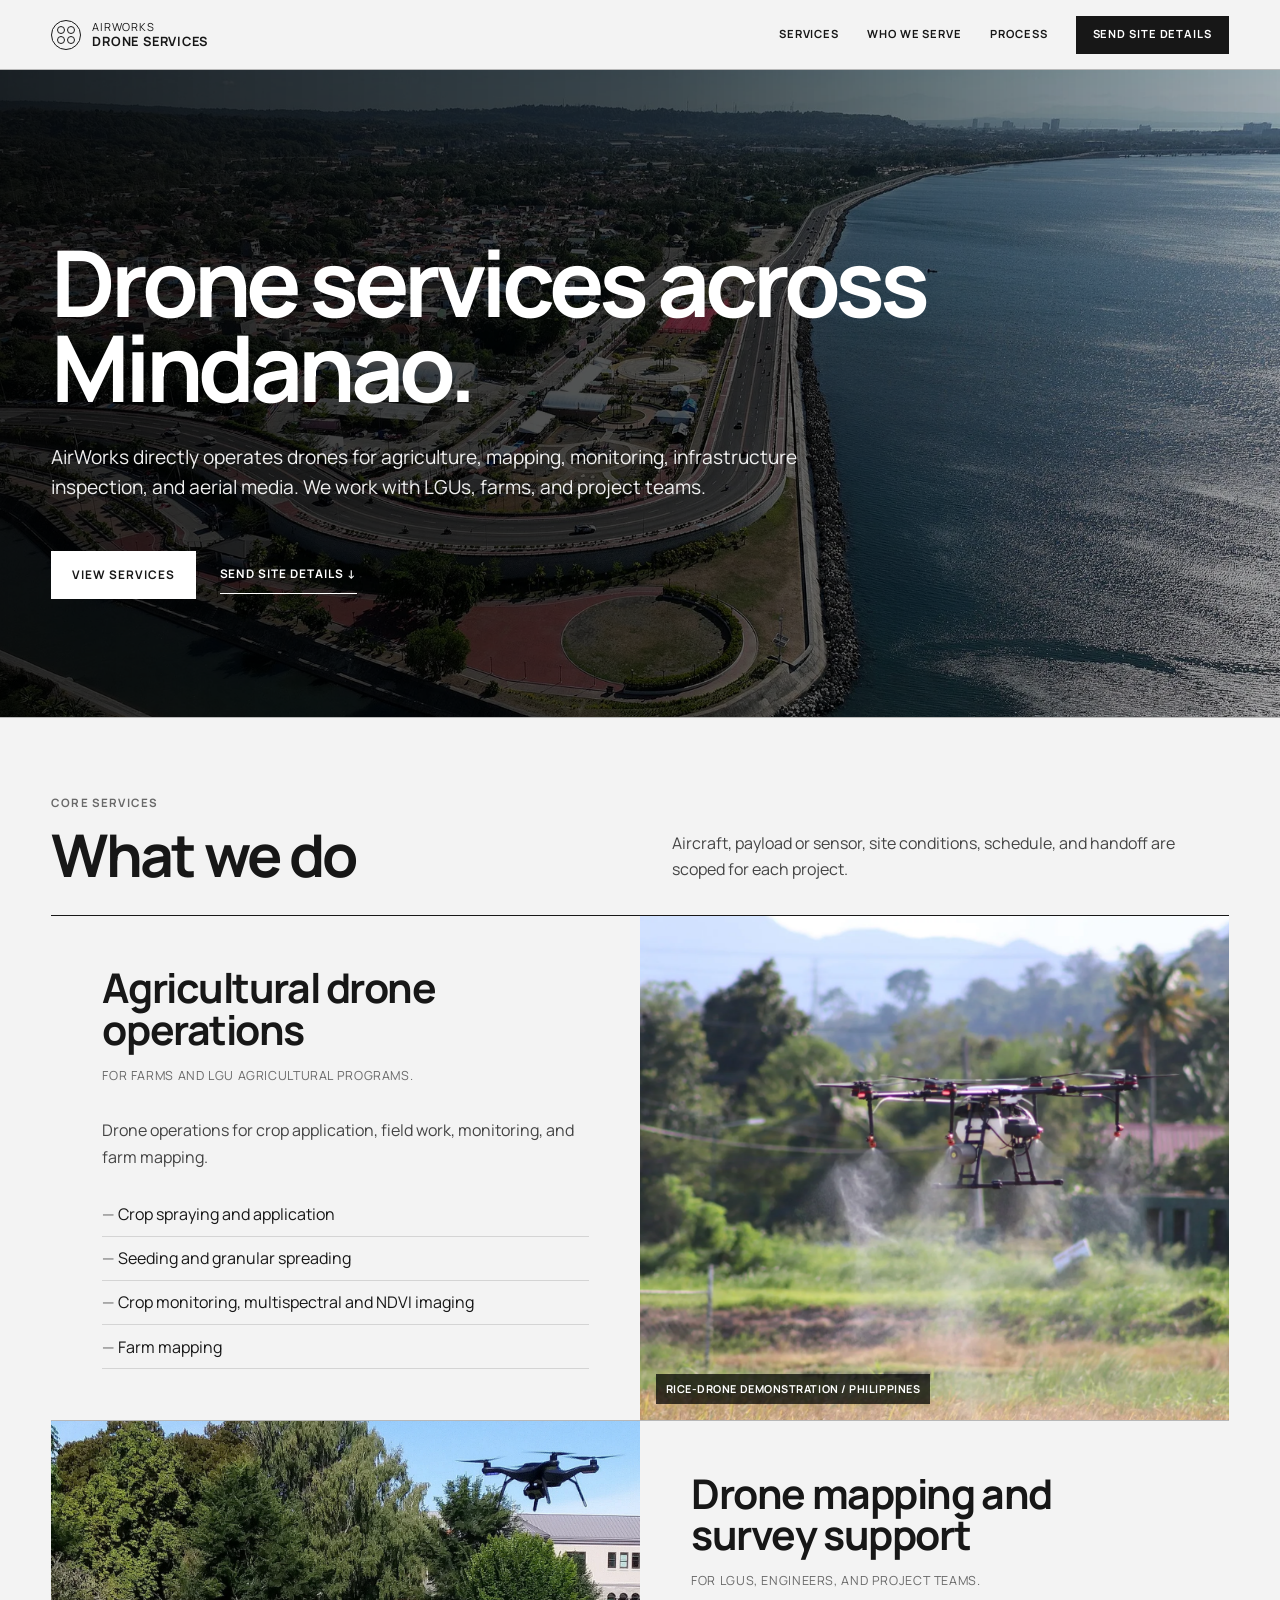
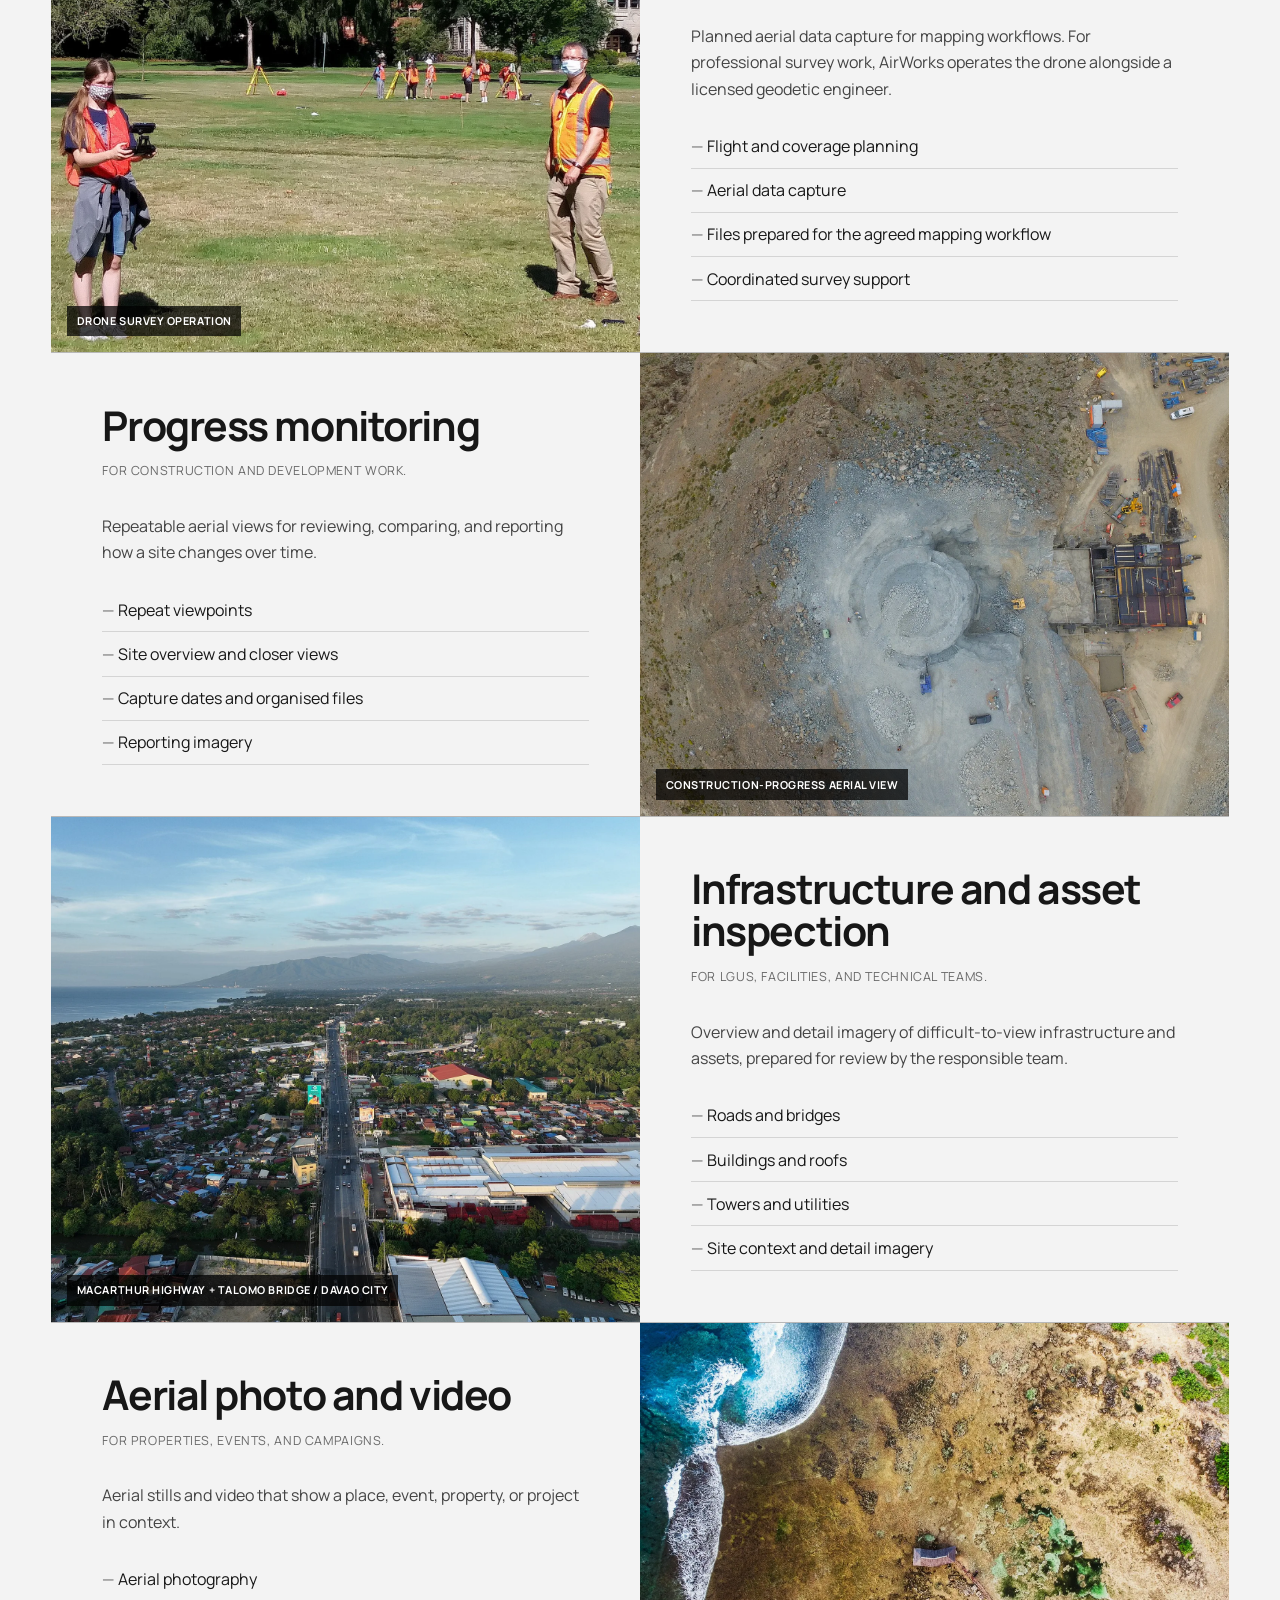
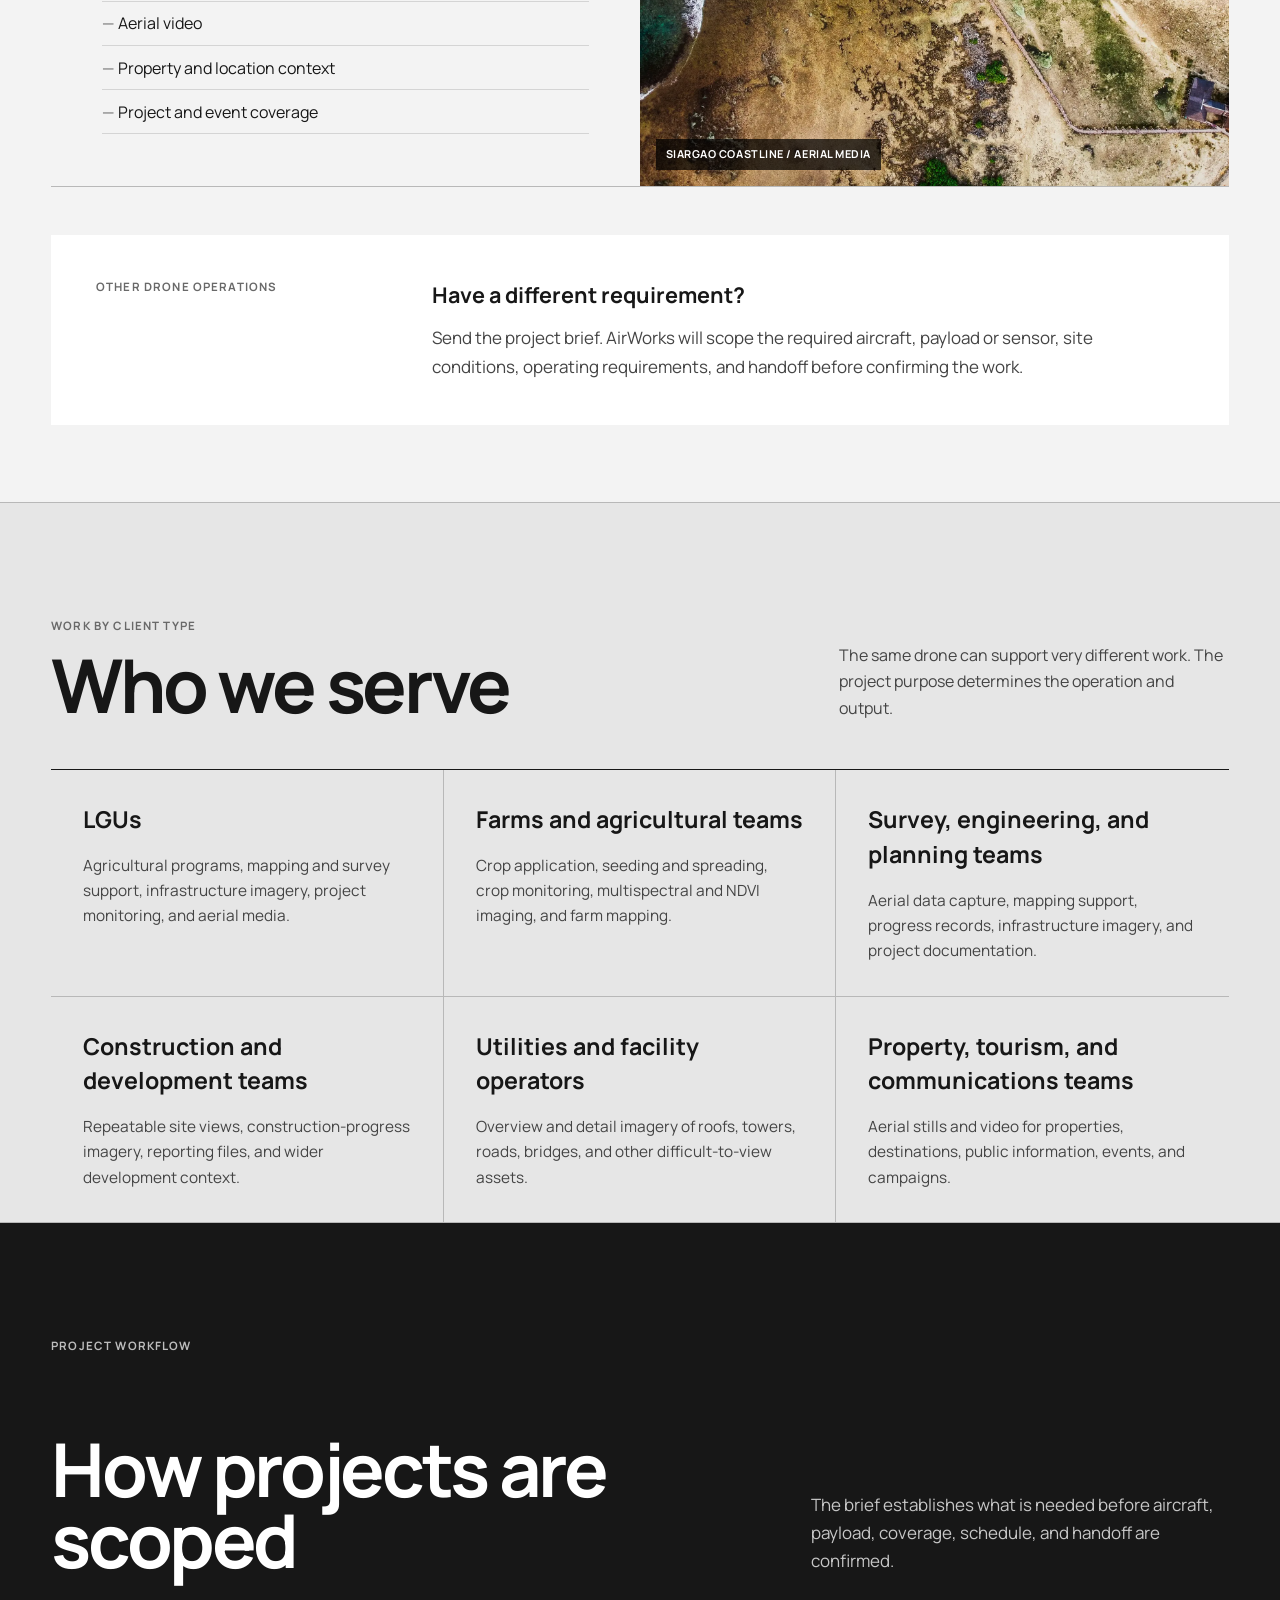
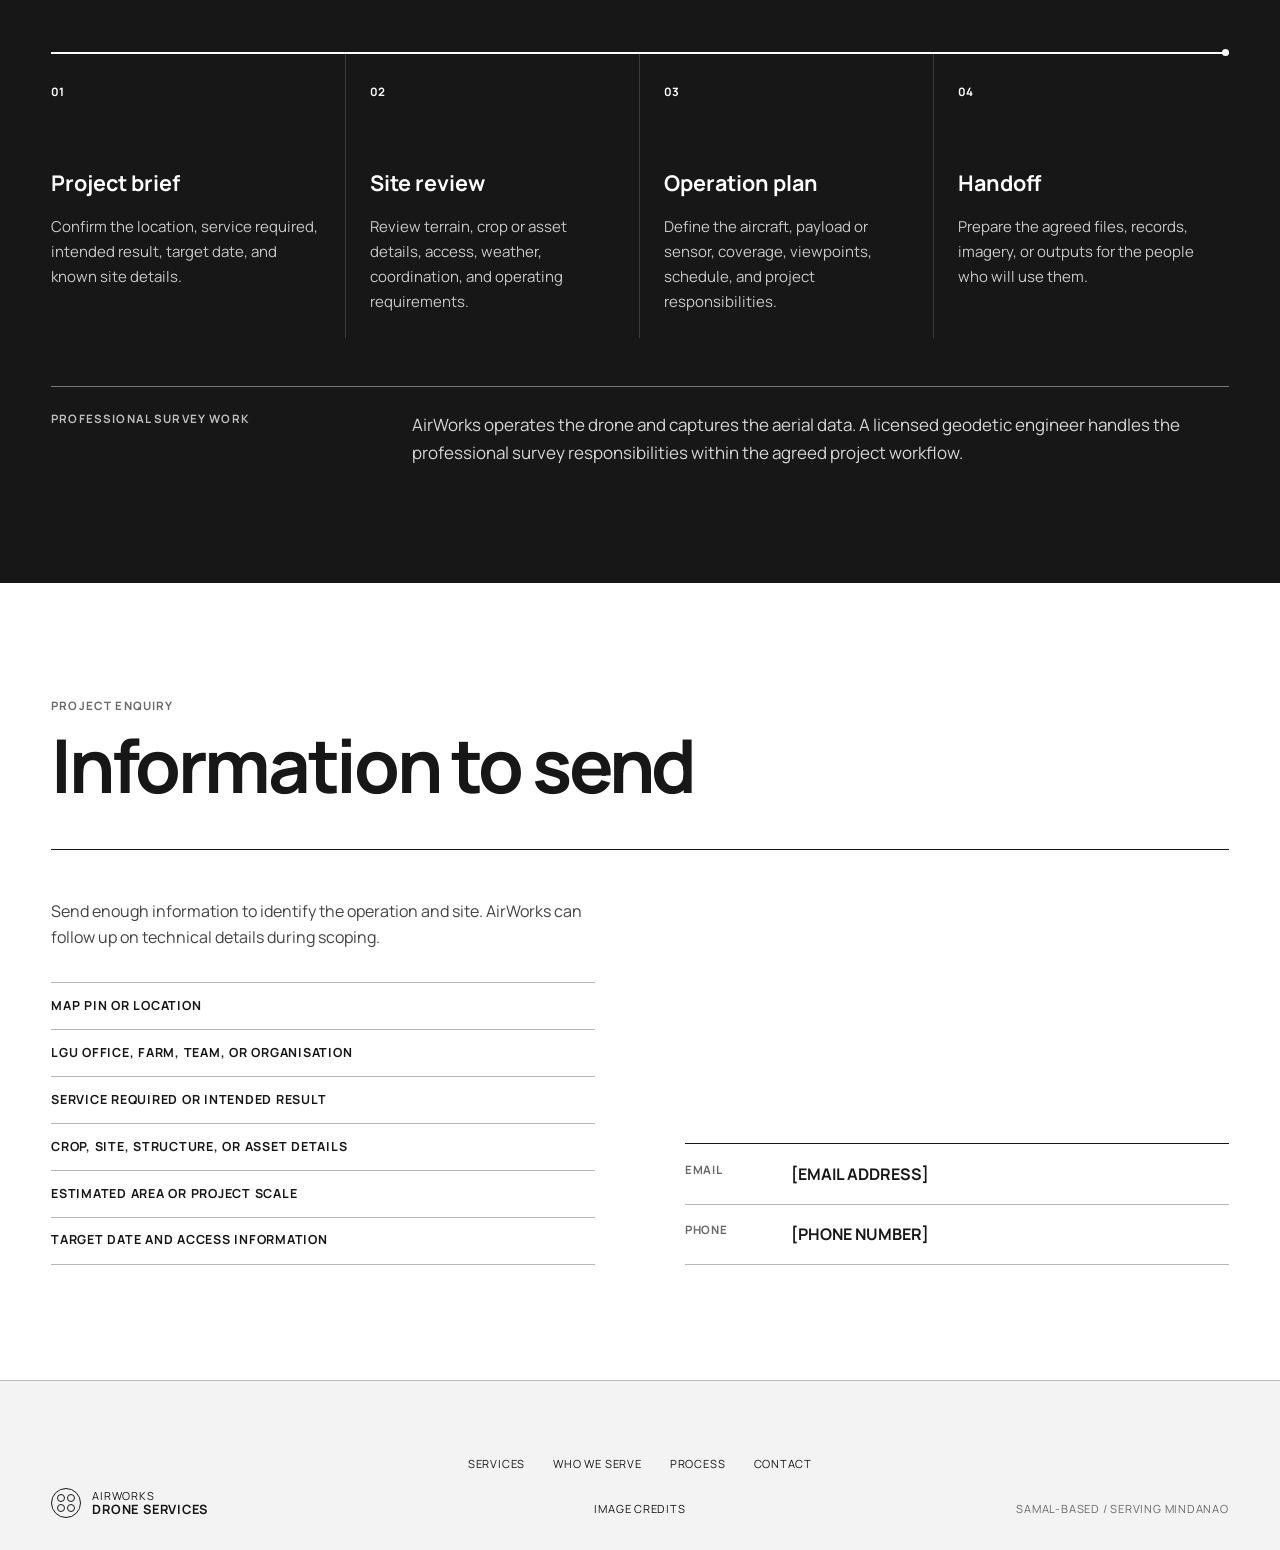
<file: index.html>
<!doctype html>
<html lang="en">
<head>
  <meta charset="utf-8">
  <meta name="viewport" content="width=device-width, initial-scale=1">
  <meta name="description" content="Samal-based agricultural drone operations, mapping, monitoring, infrastructure inspection, and aerial media for LGUs, farms, and project teams across Mindanao.">
  <title>Drone Services in Mindanao | AirWorks Drone Services</title>
  <link rel="stylesheet" href="assets/shared.css">
  <link rel="stylesheet" href="assets/fieldcraft.css">
  <script src="assets/motion.js" defer></script>
</head>
<body>
  <a class="skip-link" href="#main">Skip to content</a>
  <header class="site-header">
    <a class="brand" href="#top" aria-label="AirWorks Drone Services home">
      <span class="brand__mark" aria-hidden="true"><i></i></span>
      <span>AirWorks<br><strong>Drone Services</strong></span>
    </a>
    <nav class="site-nav" aria-label="Primary navigation">
      <a href="#services">Services</a>
      <a href="#clients">Who we serve</a>
      <a href="#process">Process</a>
      <a class="nav-cta" href="#project-start">Send site details</a>
    </nav>
  </header>

  <main id="main">
    <section class="hero" id="top" aria-labelledby="hero-title">
      <div class="hero__main">
        <h1 id="hero-title">Drone services across Mindanao.</h1>
        <p class="hero__lede">AirWorks directly operates drones for agriculture, mapping, monitoring, infrastructure inspection, and aerial media. We work with LGUs, farms, and project teams.</p>
        <div class="hero__actions">
          <a class="button" href="#services">View services</a>
          <a class="text-link" href="#project-start">Send site details ↓</a>
        </div>
      </div>
    </section>

    <section class="services" id="services" aria-labelledby="services-title">
      <header class="section-head">
        <div>
          <p class="eyebrow">Core services</p>
          <h2 id="services-title">What we do</h2>
        </div>
        <p>Aircraft, payload or sensor, site conditions, schedule, and handoff are scoped for each project.</p>
      </header>

      <div class="service-list">
        <article>
          <div class="service-list__content">
            <div class="service-list__title">
              <h3>Agricultural drone operations</h3>
              <p>For farms and LGU agricultural programs.</p>
            </div>
            <p>Drone operations for crop application, field work, monitoring, and farm mapping.</p>
            <ul>
              <li>Crop spraying and application</li>
              <li>Seeding and granular spreading</li>
              <li>Crop monitoring, multispectral and NDVI imaging</li>
              <li>Farm mapping</li>
            </ul>
          </div>
          <figure class="service-list__media">
            <img src="assets/images/agricultural-drone-operation.webp" alt="Agricultural drone spraying over a rice field during a Philippine rice-drone demonstration" loading="lazy" decoding="async">
            <figcaption>Rice-drone demonstration / Philippines</figcaption>
          </figure>
        </article>

        <article>
          <div class="service-list__content">
            <div class="service-list__title">
              <h3>Drone mapping and survey support</h3>
              <p>For LGUs, engineers, and project teams.</p>
            </div>
            <p>Planned aerial data capture for mapping workflows. For professional survey work, AirWorks operates the drone alongside a licensed geodetic engineer.</p>
            <ul>
              <li>Flight and coverage planning</li>
              <li>Aerial data capture</li>
              <li>Files prepared for the agreed mapping workflow</li>
              <li>Coordinated survey support</li>
            </ul>
          </div>
          <figure class="service-list__media">
            <img src="assets/images/drone-mapping-survey-operation.webp" alt="Drone and field crew during a surveying operation" loading="lazy" decoding="async">
            <figcaption>Drone survey operation</figcaption>
          </figure>
        </article>

        <article>
          <div class="service-list__content">
            <div class="service-list__title">
              <h3>Progress monitoring</h3>
              <p>For construction and development work.</p>
            </div>
            <p>Repeatable aerial views for reviewing, comparing, and reporting how a site changes over time.</p>
            <ul>
              <li>Repeat viewpoints</li>
              <li>Site overview and closer views</li>
              <li>Capture dates and organised files</li>
              <li>Reporting imagery</li>
            </ul>
          </div>
          <figure class="service-list__media">
            <img src="assets/images/construction-progress-aerial.webp" alt="Top-down aerial view of an active construction site at Rubin Observatory" loading="lazy" decoding="async">
            <figcaption>Construction-progress aerial view</figcaption>
          </figure>
        </article>

        <article>
          <div class="service-list__content">
            <div class="service-list__title">
              <h3>Infrastructure and asset inspection</h3>
              <p>For LGUs, facilities, and technical teams.</p>
            </div>
            <p>Overview and detail imagery of difficult-to-view infrastructure and assets, prepared for review by the responsible team.</p>
            <ul>
              <li>Roads and bridges</li>
              <li>Buildings and roofs</li>
              <li>Towers and utilities</li>
              <li>Site context and detail imagery</li>
            </ul>
          </div>
          <figure class="service-list__media">
            <img src="assets/images/davao-infrastructure-aerial.webp" alt="Drone aerial view along MacArthur Highway toward Talomo Bridge in Davao City" loading="lazy" decoding="async">
            <figcaption>MacArthur Highway + Talomo Bridge / Davao City</figcaption>
          </figure>
        </article>

        <article>
          <div class="service-list__content">
            <div class="service-list__title">
              <h3>Aerial photo and video</h3>
              <p>For properties, events, and campaigns.</p>
            </div>
            <p>Aerial stills and video that show a place, event, property, or project in context.</p>
            <ul>
              <li>Aerial photography</li>
              <li>Aerial video</li>
              <li>Property and location context</li>
              <li>Project and event coverage</li>
            </ul>
          </div>
          <figure class="service-list__media">
            <img src="assets/images/siargao-coast.webp" alt="Aerial view of the Siargao coastline and surrounding water" loading="lazy" decoding="async">
            <figcaption>Siargao coastline / aerial media</figcaption>
          </figure>
        </article>
      </div>

      <aside class="other-services" aria-labelledby="other-services-title">
        <p class="eyebrow">Other drone operations</p>
        <div>
          <h3 id="other-services-title">Have a different requirement?</h3>
          <p>Send the project brief. AirWorks will scope the required aircraft, payload or sensor, site conditions, operating requirements, and handoff before confirming the work.</p>
        </div>
      </aside>
    </section>

    <section class="clients" id="clients" aria-labelledby="clients-title">
      <header class="section-head section-head--compact">
        <div>
          <p class="eyebrow">Work by client type</p>
          <h2 id="clients-title">Who we serve</h2>
        </div>
        <p>The same drone can support very different work. The project purpose determines the operation and output.</p>
      </header>
      <div class="client-list">
        <article>
          <h3>LGUs</h3>
          <p>Agricultural programs, mapping and survey support, infrastructure imagery, project monitoring, and aerial media.</p>
        </article>
        <article>
          <h3>Farms and agricultural teams</h3>
          <p>Crop application, seeding and spreading, crop monitoring, multispectral and NDVI imaging, and farm mapping.</p>
        </article>
        <article>
          <h3>Survey, engineering, and planning teams</h3>
          <p>Aerial data capture, mapping support, progress records, infrastructure imagery, and project documentation.</p>
        </article>
        <article>
          <h3>Construction and development teams</h3>
          <p>Repeatable site views, construction-progress imagery, reporting files, and wider development context.</p>
        </article>
        <article>
          <h3>Utilities and facility operators</h3>
          <p>Overview and detail imagery of roofs, towers, roads, bridges, and other difficult-to-view assets.</p>
        </article>
        <article>
          <h3>Property, tourism, and communications teams</h3>
          <p>Aerial stills and video for properties, destinations, public information, events, and campaigns.</p>
        </article>
      </div>
    </section>

    <section class="process" id="process" aria-labelledby="process-title">
      <header>
        <p class="eyebrow">Project workflow</p>
        <h2 id="process-title">How projects are scoped</h2>
        <p>The brief establishes what is needed before aircraft, payload, coverage, schedule, and handoff are confirmed.</p>
      </header>
      <ol>
        <li><span>01</span><h3>Project brief</h3><p>Confirm the location, service required, intended result, target date, and known site details.</p></li>
        <li><span>02</span><h3>Site review</h3><p>Review terrain, crop or asset details, access, weather, coordination, and operating requirements.</p></li>
        <li><span>03</span><h3>Operation plan</h3><p>Define the aircraft, payload or sensor, coverage, viewpoints, schedule, and project responsibilities.</p></li>
        <li><span>04</span><h3>Handoff</h3><p>Prepare the agreed files, records, imagery, or outputs for the people who will use them.</p></li>
      </ol>
      <div class="survey-note">
        <p class="eyebrow">Professional survey work</p>
        <p>AirWorks operates the drone and captures the aerial data. A licensed geodetic engineer handles the professional survey responsibilities within the agreed project workflow.</p>
      </div>
    </section>

    <section class="project-start" id="project-start" aria-labelledby="project-title">
      <header>
        <p class="eyebrow">Project enquiry</p>
        <h2 id="project-title">Information to send</h2>
      </header>
      <div class="project-start__details">
        <p>Send enough information to identify the operation and site. AirWorks can follow up on technical details during scoping.</p>
        <ul class="brief-checklist" aria-label="Project brief checklist">
          <li>Map pin or location</li>
          <li>LGU office, farm, team, or organisation</li>
          <li>Service required or intended result</li>
          <li>Crop, site, structure, or asset details</li>
          <li>Estimated area or project scale</li>
          <li>Target date and access information</li>
        </ul>
      </div>
      <div class="project-start__contact" aria-label="AirWorks contact details">
        <p><span>Email</span><strong>[EMAIL ADDRESS]</strong></p>
        <p><span>Phone</span><strong>[PHONE NUMBER]</strong></p>
      </div>
    </section>
  </main>

  <footer class="site-footer">
    <a class="brand brand--footer" href="#top"><span class="brand__mark" aria-hidden="true"><i></i></span><span>AirWorks<br><strong>Drone Services</strong></span></a>
    <nav class="footer-nav" aria-label="Footer navigation"><a href="#services">Services</a><a href="#clients">Who we serve</a><a href="#process">Process</a><a href="#project-start">Contact</a><a href="credits.html">Image credits</a></nav>
    <p>Samal-based / Serving Mindanao</p>
  </footer>
</body>
</html>
</file>
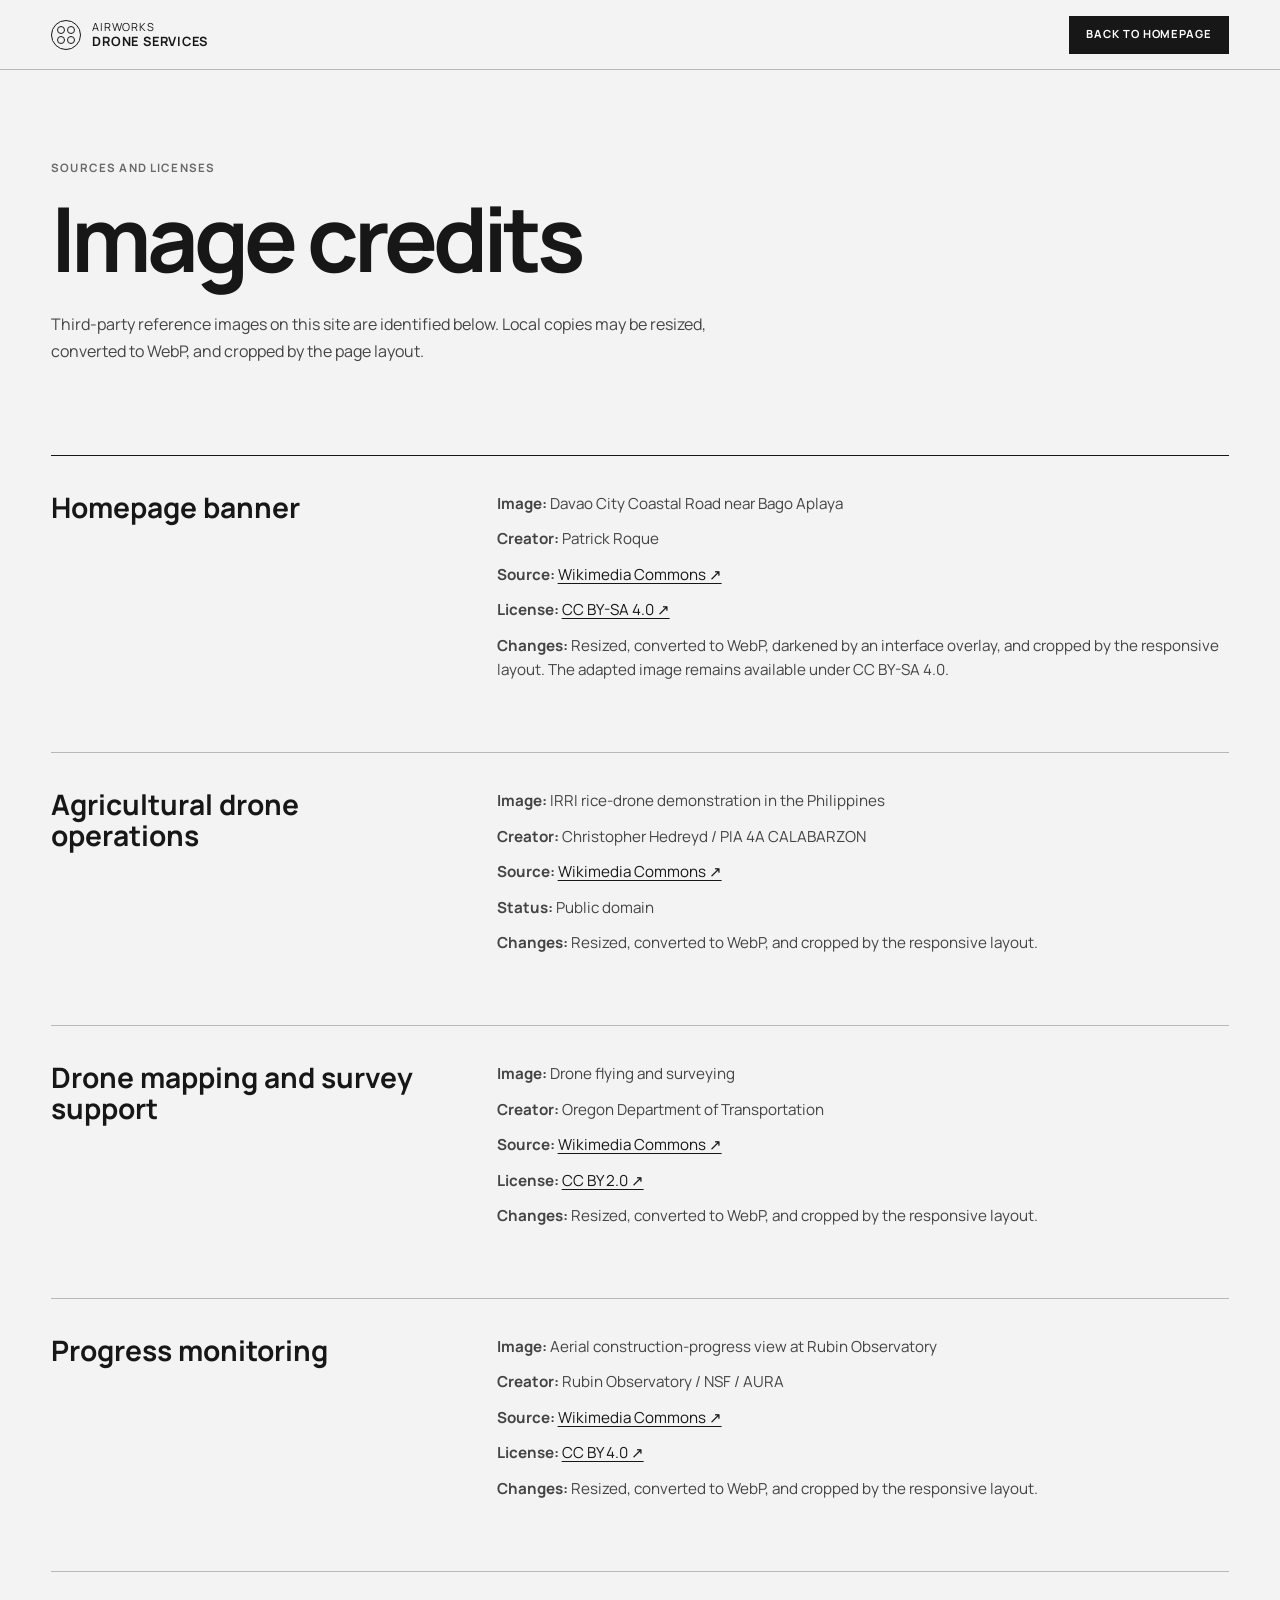
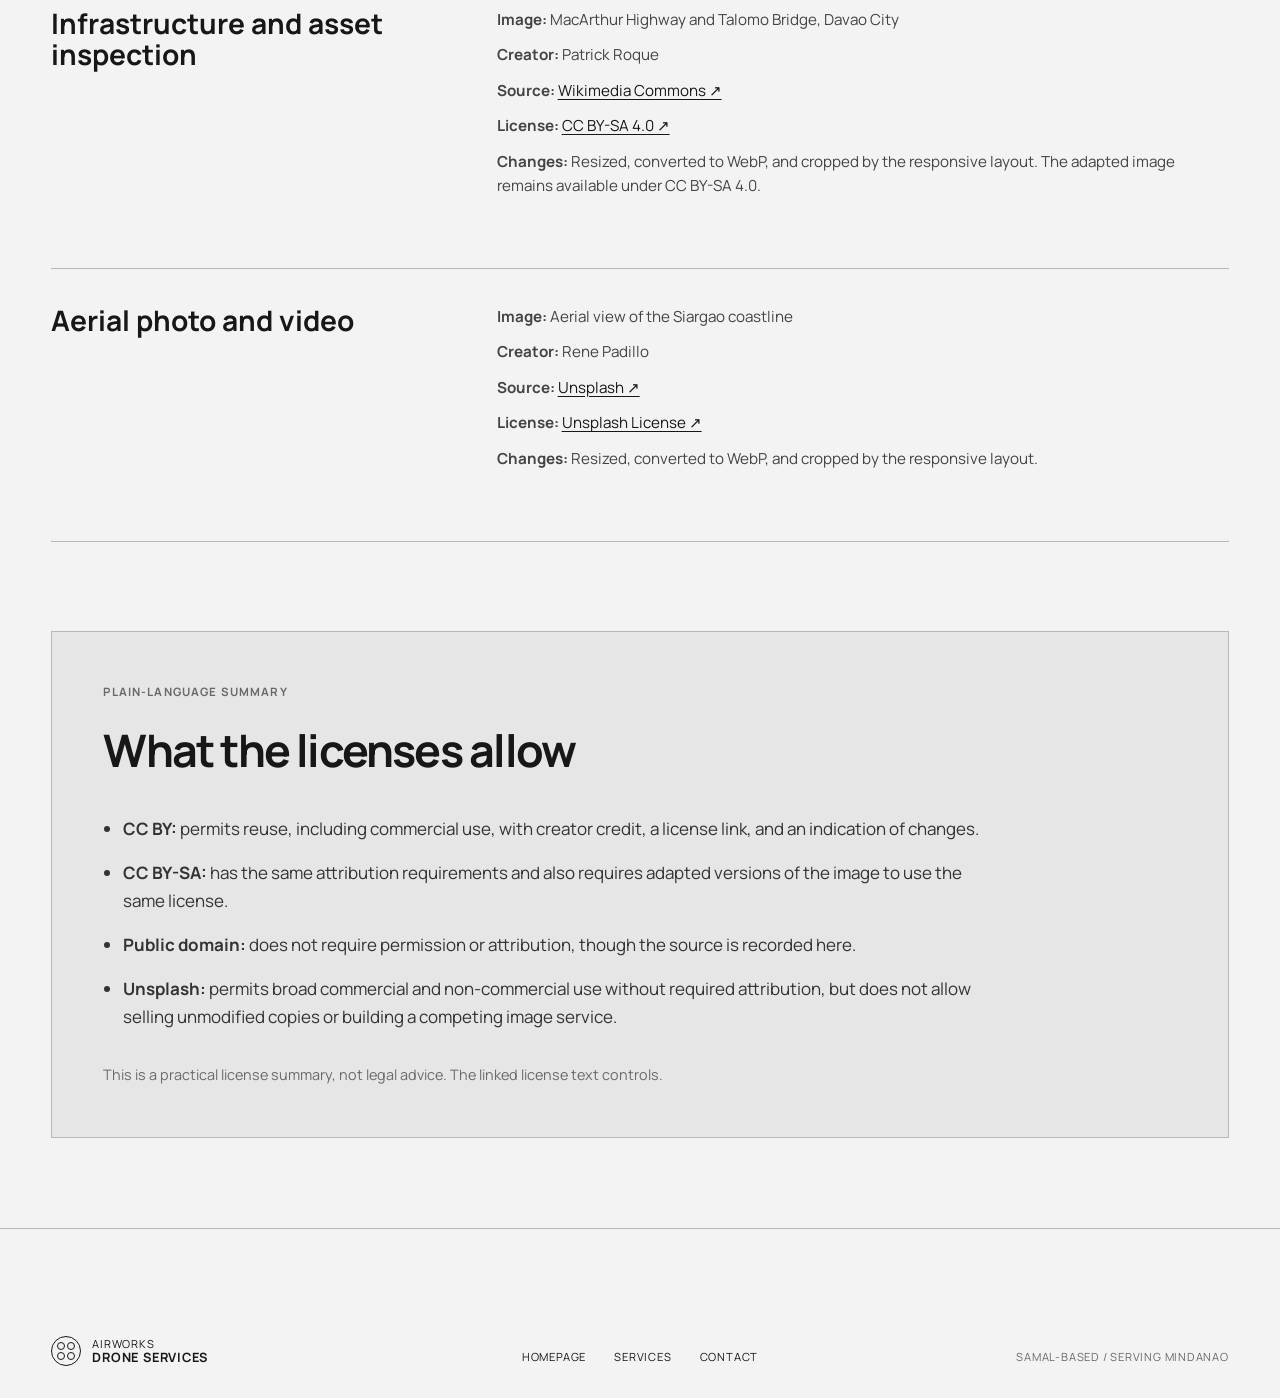
<file: credits.html>
<!doctype html>
<html lang="en">
<head>
  <meta charset="utf-8">
  <meta name="viewport" content="width=device-width, initial-scale=1">
  <meta name="description" content="Image sources and license information for the AirWorks Drone Services website.">
  <title>Image Credits | AirWorks Drone Services</title>
  <link rel="stylesheet" href="assets/shared.css">
  <link rel="stylesheet" href="assets/fieldcraft.css">
</head>
<body class="credits-page">
  <a class="skip-link" href="#main">Skip to content</a>
  <header class="site-header">
    <a class="brand" href="index.html" aria-label="AirWorks Drone Services home">
      <span class="brand__mark" aria-hidden="true"><i></i></span>
      <span>AirWorks<br><strong>Drone Services</strong></span>
    </a>
    <nav class="site-nav" aria-label="Credits navigation">
      <a class="nav-cta" href="index.html">Back to homepage</a>
    </nav>
  </header>

  <main class="credits-main" id="main">
    <header class="credits-main__header">
      <p class="eyebrow">Sources and licenses</p>
      <h1>Image credits</h1>
      <p>Third-party reference images on this site are identified below. Local copies may be resized, converted to WebP, and cropped by the page layout.</p>
    </header>

    <section class="credits-list" aria-label="Image attribution details">
      <article>
        <h2>Homepage banner</h2>
        <p><strong>Image:</strong> Davao City Coastal Road near Bago Aplaya</p>
        <p><strong>Creator:</strong> Patrick Roque</p>
        <p><strong>Source:</strong> <a href="https://commons.wikimedia.org/wiki/File:Davao_City_Coastal_Road-Bago_Aplaya_NB_drone_(Davao_City;_03-23-2026).jpg">Wikimedia Commons ↗</a></p>
        <p><strong>License:</strong> <a rel="license" href="https://creativecommons.org/licenses/by-sa/4.0/">CC BY-SA 4.0 ↗</a></p>
        <p><strong>Changes:</strong> Resized, converted to WebP, darkened by an interface overlay, and cropped by the responsive layout. The adapted image remains available under CC BY-SA 4.0.</p>
      </article>

      <article>
        <h2>Agricultural drone operations</h2>
        <p><strong>Image:</strong> IRRI rice-drone demonstration in the Philippines</p>
        <p><strong>Creator:</strong> Christopher Hedreyd / PIA 4A CALABARZON</p>
        <p><strong>Source:</strong> <a href="https://commons.wikimedia.org/wiki/File:IRRI_BBM_rice_drone_demo_2.jpg">Wikimedia Commons ↗</a></p>
        <p><strong>Status:</strong> Public domain</p>
        <p><strong>Changes:</strong> Resized, converted to WebP, and cropped by the responsive layout.</p>
      </article>

      <article>
        <h2>Drone mapping and survey support</h2>
        <p><strong>Image:</strong> Drone flying and surveying</p>
        <p><strong>Creator:</strong> Oregon Department of Transportation</p>
        <p><strong>Source:</strong> <a href="https://commons.wikimedia.org/wiki/File:Drone_flying_and_surveying_(50272629796).jpg">Wikimedia Commons ↗</a></p>
        <p><strong>License:</strong> <a rel="license" href="https://creativecommons.org/licenses/by/2.0/">CC BY 2.0 ↗</a></p>
        <p><strong>Changes:</strong> Resized, converted to WebP, and cropped by the responsive layout.</p>
      </article>

      <article>
        <h2>Progress monitoring</h2>
        <p><strong>Image:</strong> Aerial construction-progress view at Rubin Observatory</p>
        <p><strong>Creator:</strong> Rubin Observatory / NSF / AURA</p>
        <p><strong>Source:</strong> <a href="https://commons.wikimedia.org/wiki/File:Bird%27s_eye_view_of_LSST_construction_progress_(rubin-dji-0029-0).jpg">Wikimedia Commons ↗</a></p>
        <p><strong>License:</strong> <a rel="license" href="https://creativecommons.org/licenses/by/4.0/">CC BY 4.0 ↗</a></p>
        <p><strong>Changes:</strong> Resized, converted to WebP, and cropped by the responsive layout.</p>
      </article>

      <article>
        <h2>Infrastructure and asset inspection</h2>
        <p><strong>Image:</strong> MacArthur Highway and Talomo Bridge, Davao City</p>
        <p><strong>Creator:</strong> Patrick Roque</p>
        <p><strong>Source:</strong> <a href="https://commons.wikimedia.org/wiki/File:Davao_MacArthur_Highway-Talomo_Bridge_SB_drone_(Davao_City;_03-23-2026).jpg">Wikimedia Commons ↗</a></p>
        <p><strong>License:</strong> <a rel="license" href="https://creativecommons.org/licenses/by-sa/4.0/">CC BY-SA 4.0 ↗</a></p>
        <p><strong>Changes:</strong> Resized, converted to WebP, and cropped by the responsive layout. The adapted image remains available under CC BY-SA 4.0.</p>
      </article>

      <article>
        <h2>Aerial photo and video</h2>
        <p><strong>Image:</strong> Aerial view of the Siargao coastline</p>
        <p><strong>Creator:</strong> Rene Padillo</p>
        <p><strong>Source:</strong> <a href="https://unsplash.com/photos/aerial-photography-of-seashore-lFg7M72tPNg">Unsplash ↗</a></p>
        <p><strong>License:</strong> <a rel="license" href="https://unsplash.com/license">Unsplash License ↗</a></p>
        <p><strong>Changes:</strong> Resized, converted to WebP, and cropped by the responsive layout.</p>
      </article>
    </section>

    <section class="license-summary" aria-labelledby="license-summary-title">
      <p class="eyebrow">Plain-language summary</p>
      <h2 id="license-summary-title">What the licenses allow</h2>
      <ul>
        <li><strong>CC BY:</strong> permits reuse, including commercial use, with creator credit, a license link, and an indication of changes.</li>
        <li><strong>CC BY-SA:</strong> has the same attribution requirements and also requires adapted versions of the image to use the same license.</li>
        <li><strong>Public domain:</strong> does not require permission or attribution, though the source is recorded here.</li>
        <li><strong>Unsplash:</strong> permits broad commercial and non-commercial use without required attribution, but does not allow selling unmodified copies or building a competing image service.</li>
      </ul>
      <p>This is a practical license summary, not legal advice. The linked license text controls.</p>
    </section>
  </main>

  <footer class="site-footer">
    <a class="brand brand--footer" href="index.html"><span class="brand__mark" aria-hidden="true"><i></i></span><span>AirWorks<br><strong>Drone Services</strong></span></a>
    <nav class="footer-nav" aria-label="Footer navigation"><a href="index.html">Homepage</a><a href="index.html#services">Services</a><a href="index.html#project-start">Contact</a></nav>
    <p>Samal-based / Serving Mindanao</p>
  </footer>
</body>
</html>
</file>
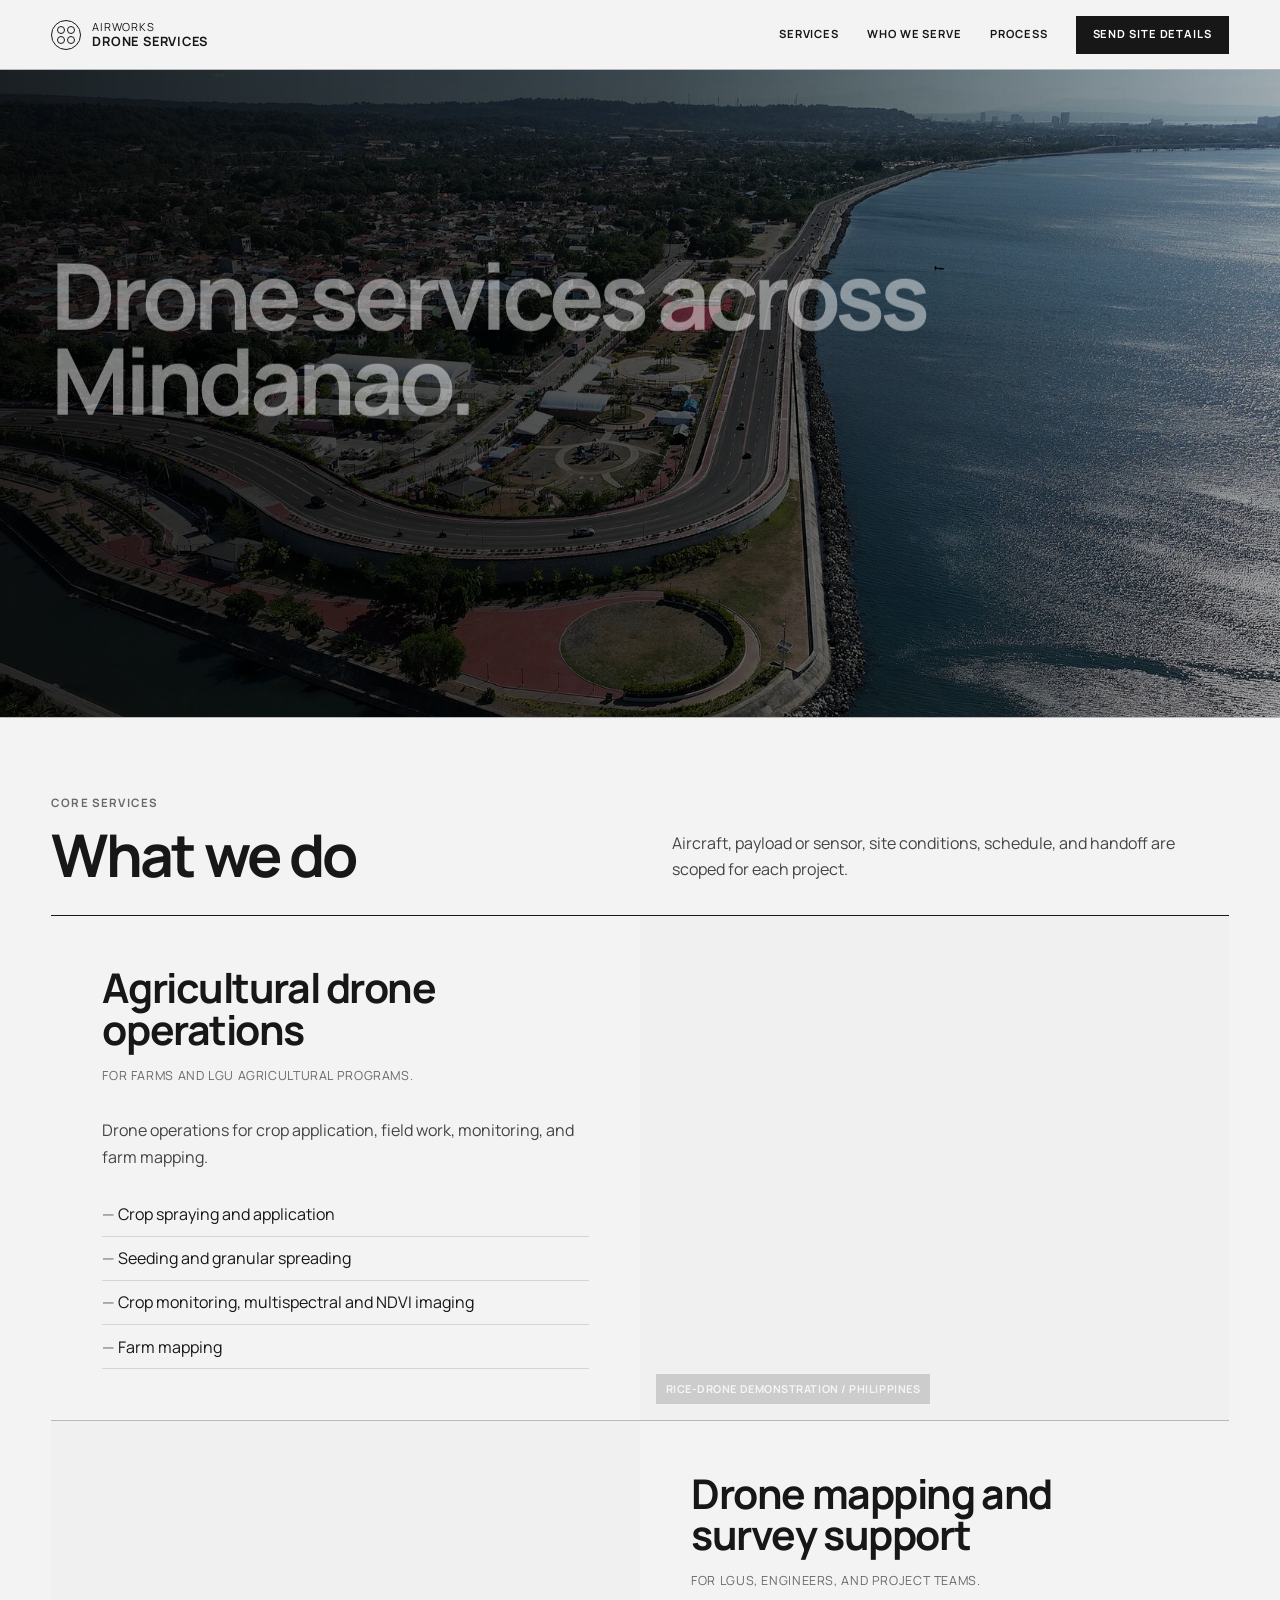
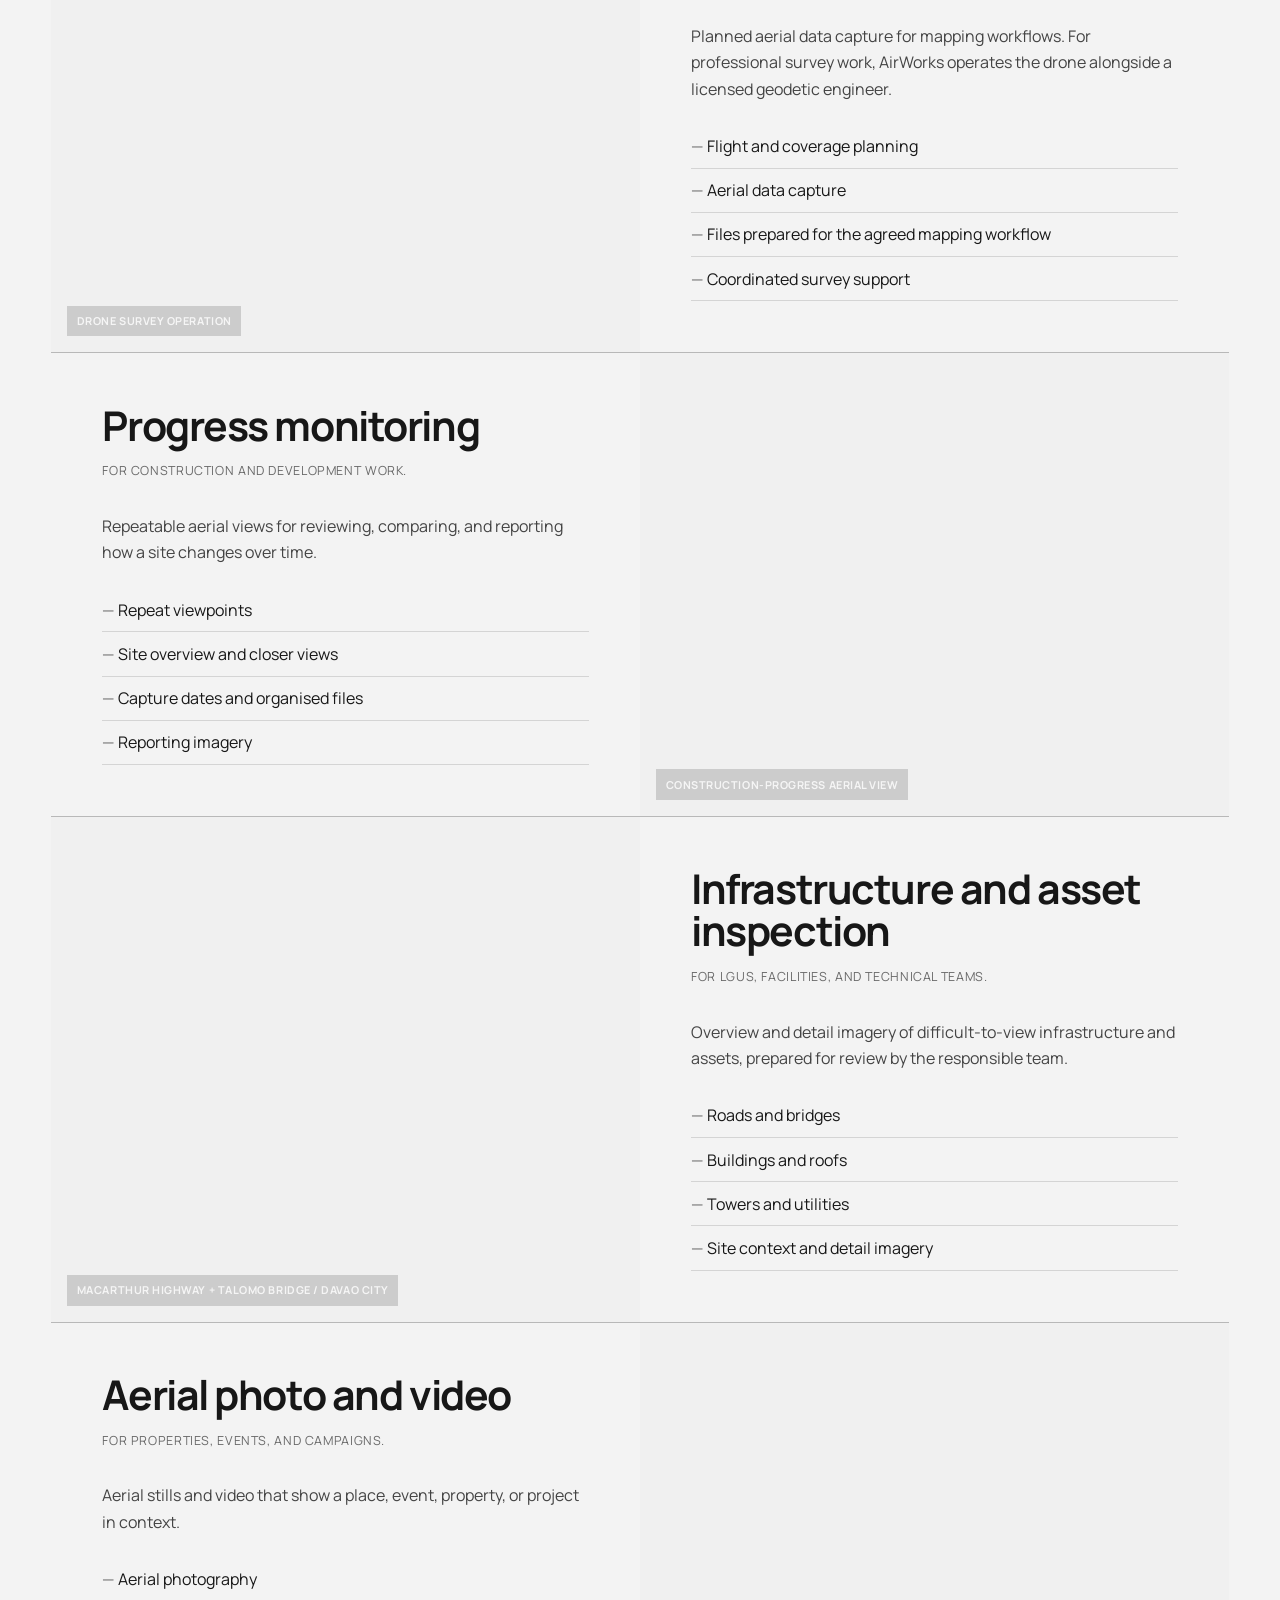
<file: directions/fieldcraft.html>
<!doctype html>
<html lang="en">
<head>
  <meta charset="utf-8">
  <meta name="viewport" content="width=device-width, initial-scale=1">
  <meta http-equiv="refresh" content="0; url=../index.html">
  <link rel="canonical" href="../index.html">
  <title>AirWorks Drone Services</title>
</head>
<body>
  <p>The Fieldcraft direction is now the AirWorks homepage. <a href="../index.html">Open the homepage</a>.</p>
</body>
</html>
</file>
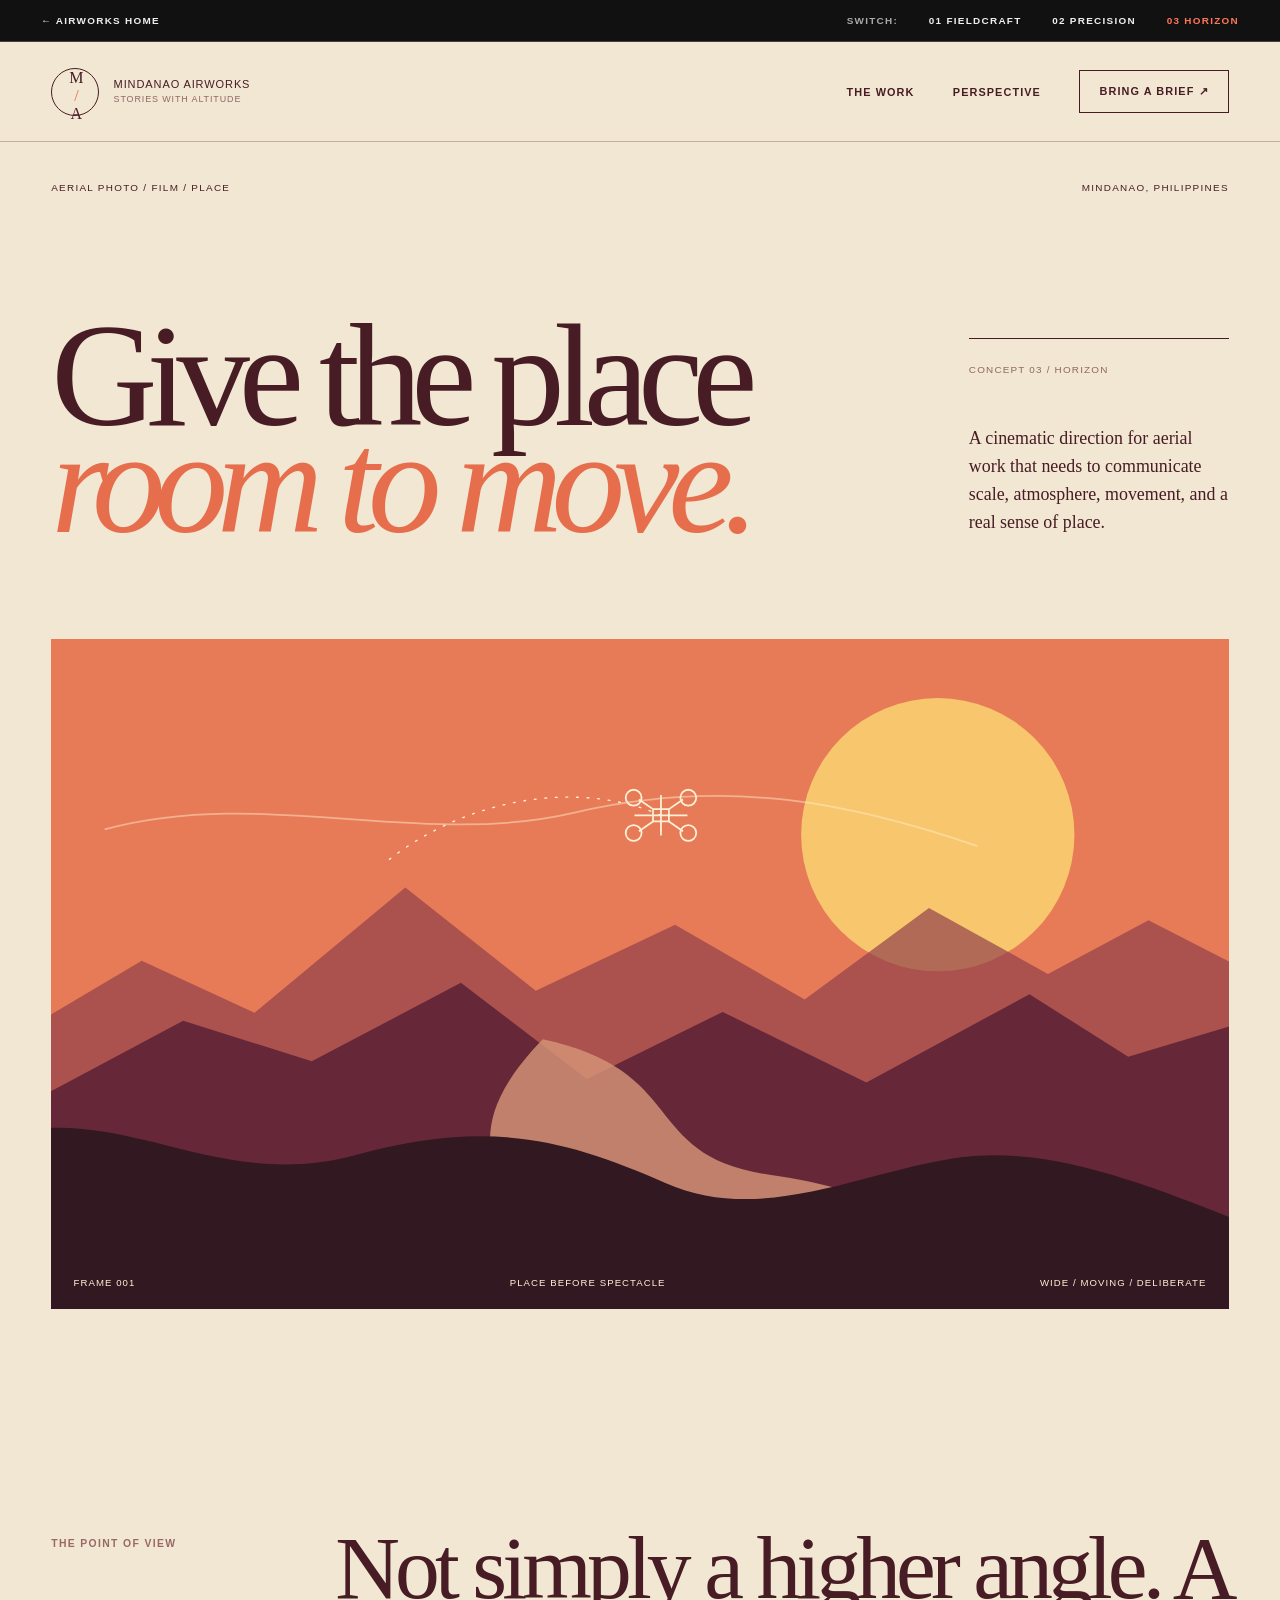
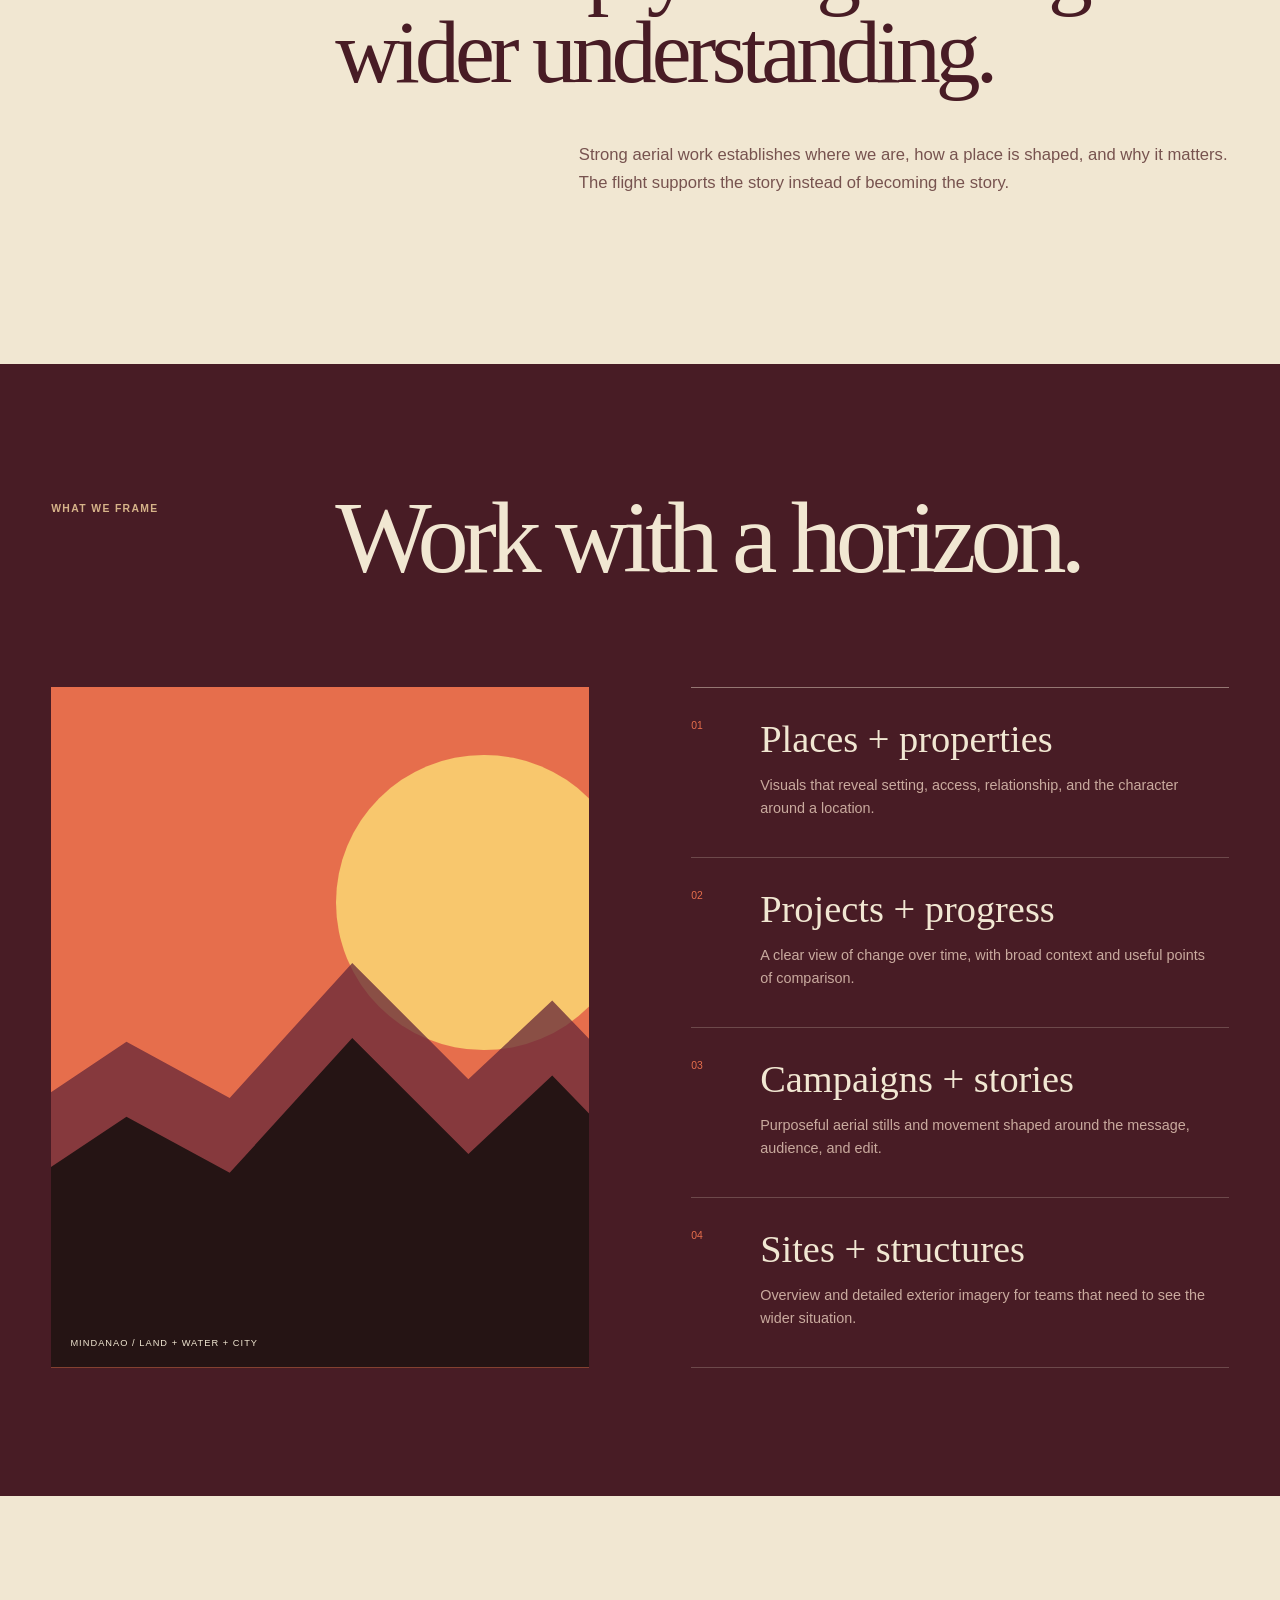
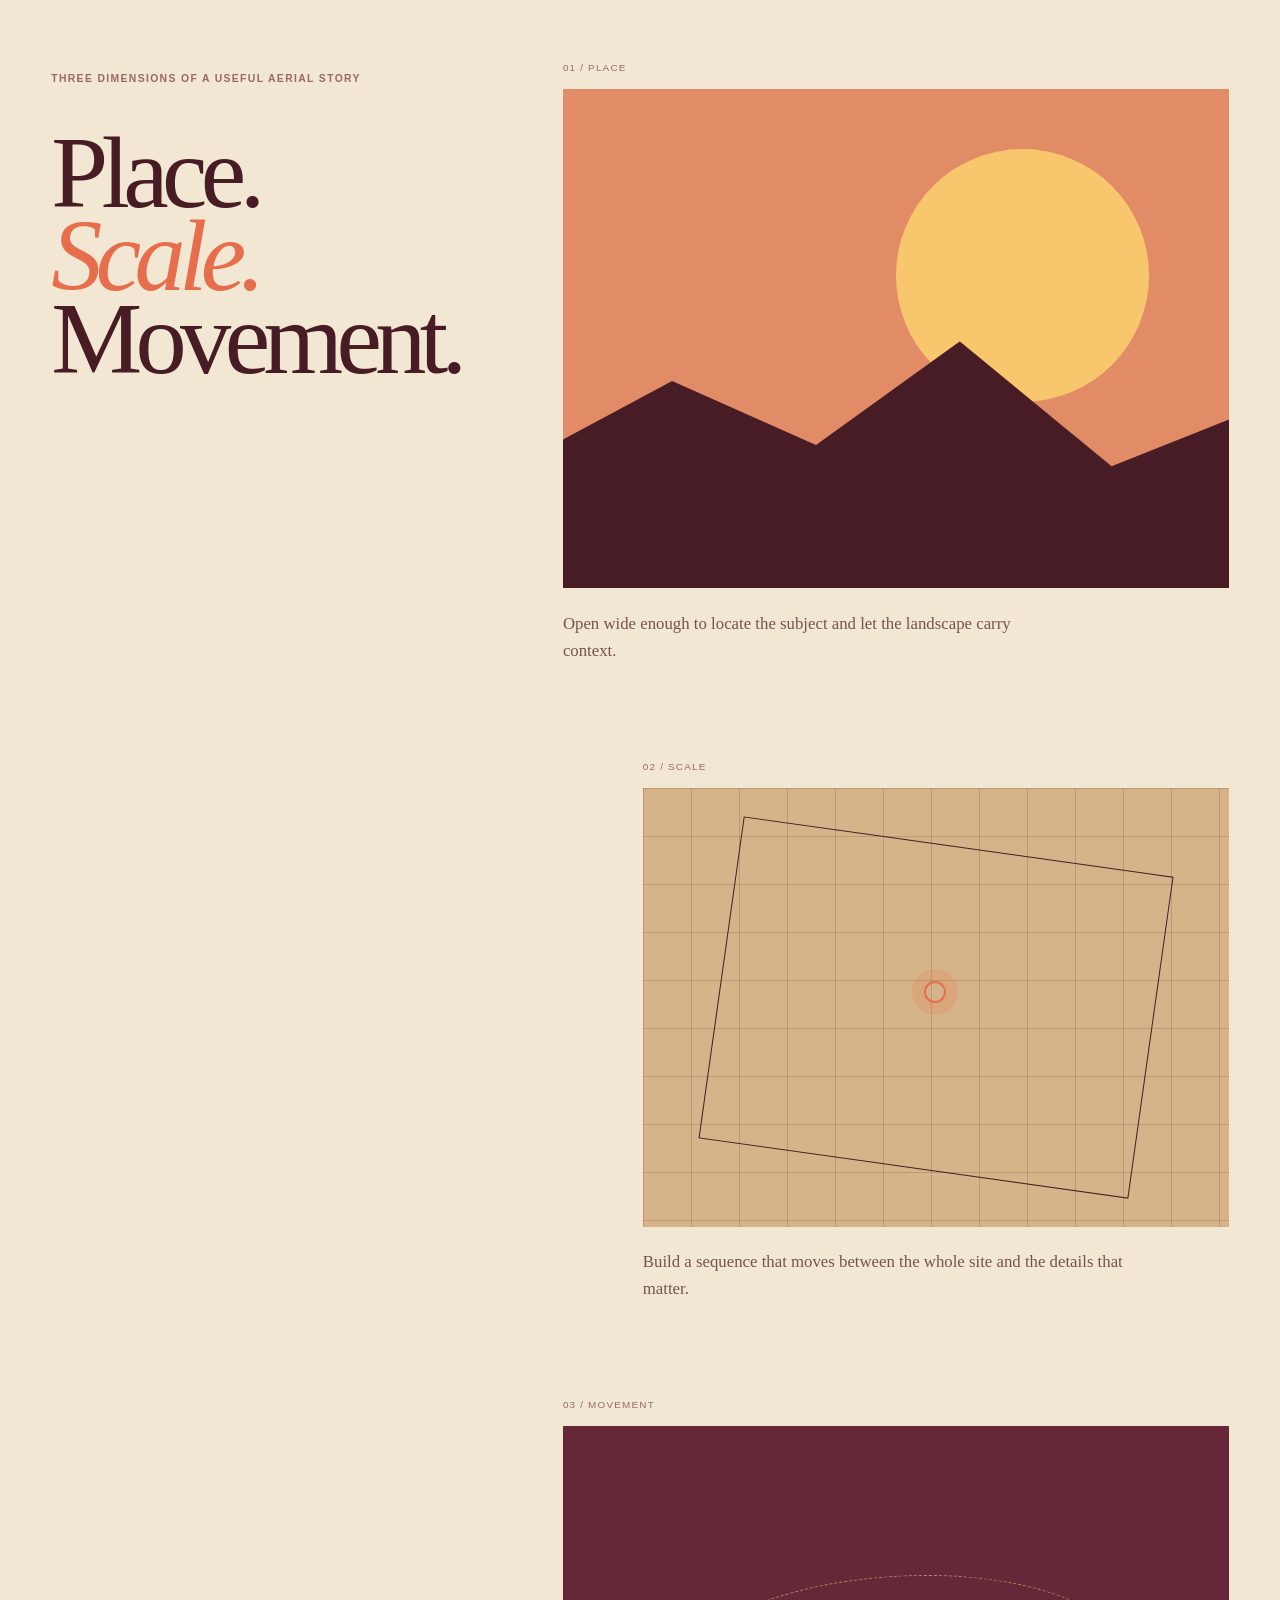
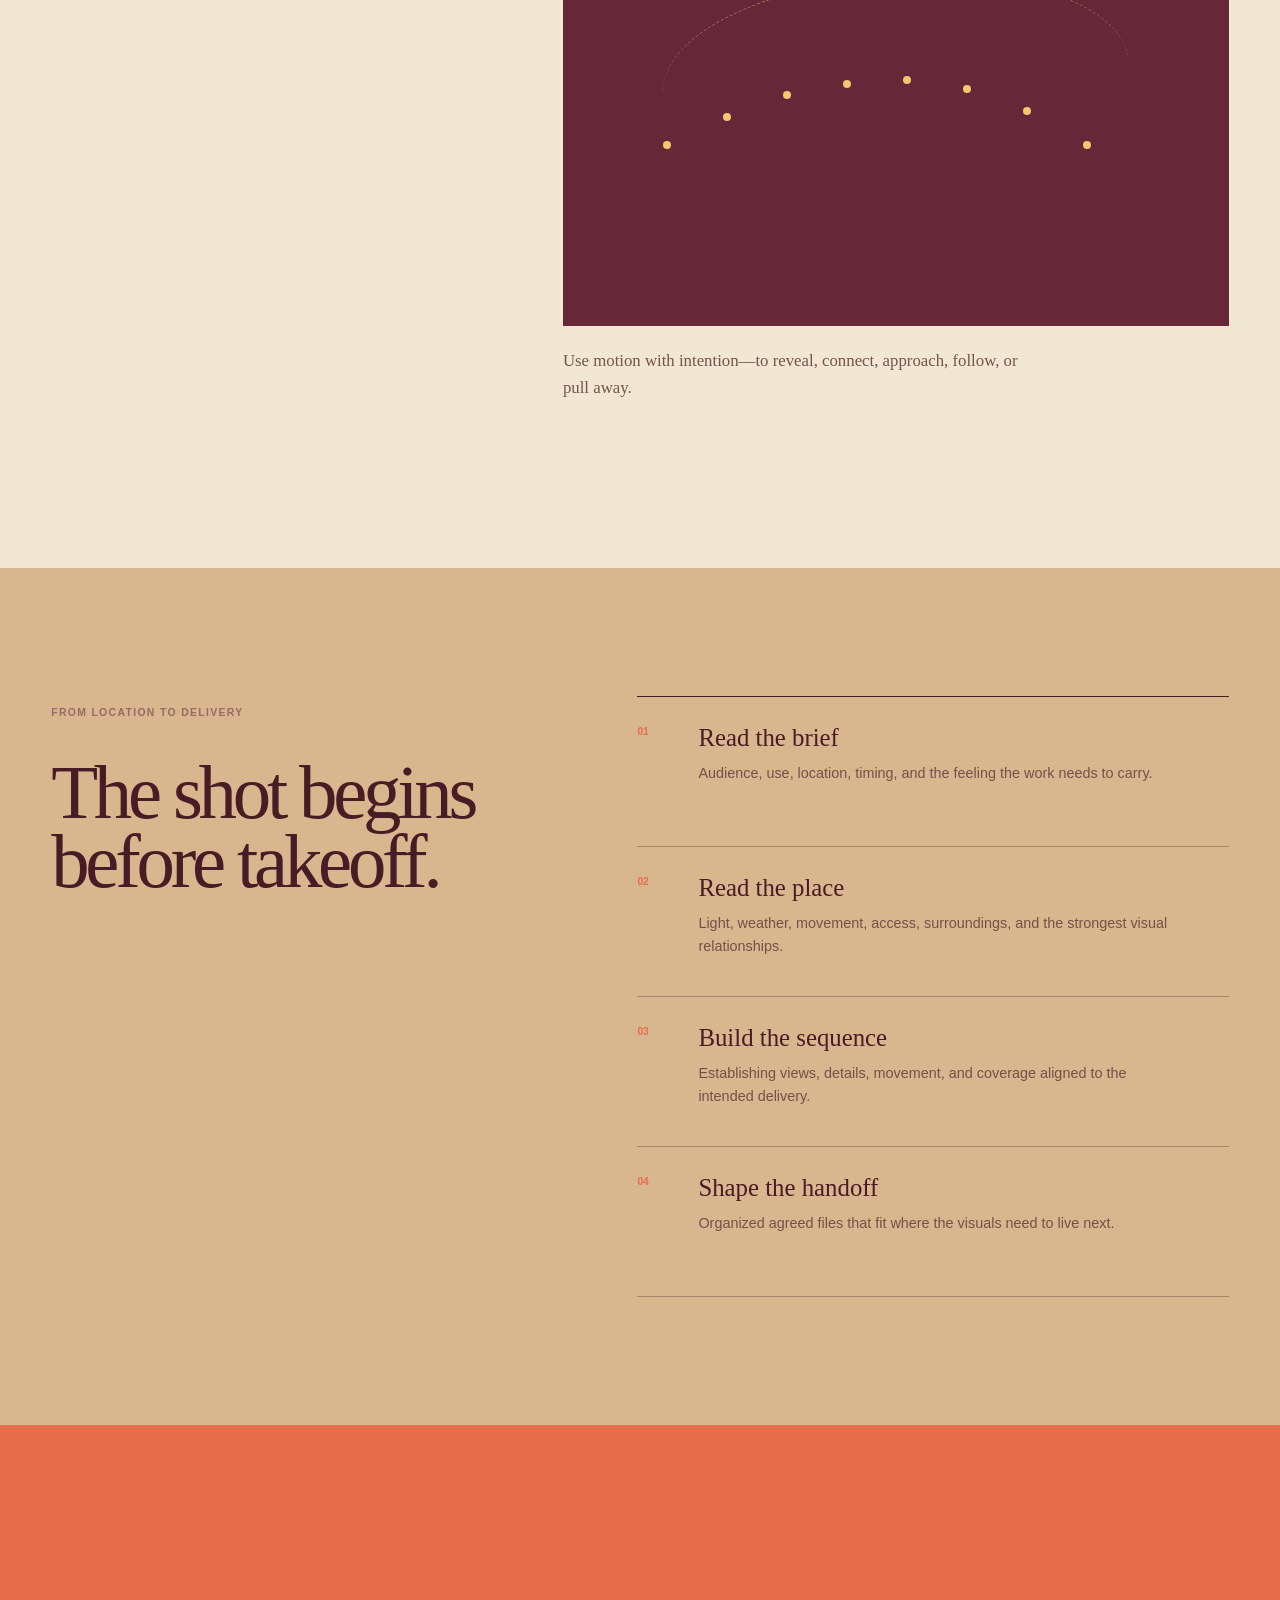
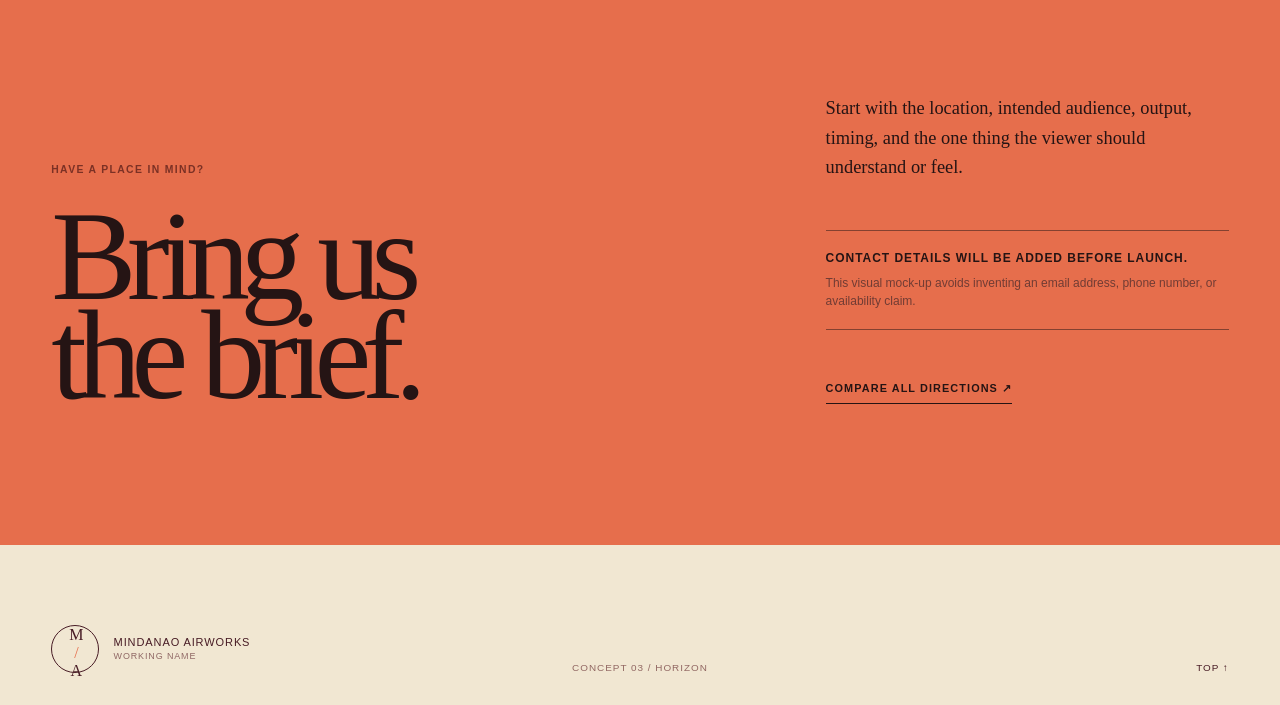
<file: directions/horizon.html>
<!doctype html>
<html lang="en">
<head>
  <meta charset="utf-8">
  <meta name="viewport" content="width=device-width, initial-scale=1">
  <meta name="description" content="Horizon landing page concept for a Mindanao-based drone services company.">
  <title>Horizon Direction — Mindanao Airworks</title>
  <link rel="stylesheet" href="../assets/shared.css">
  <link rel="stylesheet" href="../assets/horizon.css">
</head>
<body>
  <a class="skip-link" href="#main">Skip to content</a>
  <aside class="concept-bar" aria-label="Concept navigation">
    <a href="../index.html">← AirWorks home</a>
    <nav class="concept-bar__nav" aria-label="Switch concept">
      <span class="concept-bar__label">Switch:</span>
      <a href="fieldcraft.html">01 Fieldcraft</a>
      <a href="precision.html">02 Precision</a>
      <a href="horizon.html" aria-current="page">03 Horizon</a>
    </nav>
  </aside>

  <header class="site-header" id="top">
    <a class="brand" href="#top" aria-label="Mindanao Airworks home">
      <span class="brand__monogram">M<span>/</span>A</span>
      <span>Mindanao Airworks<br><small>Stories with altitude</small></span>
    </a>
    <nav class="site-nav" aria-label="Primary navigation">
      <a href="#work">The work</a>
      <a href="#perspective">Perspective</a>
      <a href="#project-start">Bring a brief <span aria-hidden="true">↗</span></a>
    </nav>
  </header>

  <main id="main">
    <section class="hero" aria-labelledby="hero-title">
      <div class="hero__top">
        <p>Aerial photo / film / place</p>
        <p>Mindanao, Philippines</p>
      </div>
      <h1 id="hero-title">Give the place<br><em>room to move.</em></h1>
      <div class="hero__note">
        <span>Concept 03 / Horizon</span>
        <p>A cinematic direction for aerial work that needs to communicate scale, atmosphere, movement, and a real sense of place.</p>
      </div>
      <figure class="landscape">
        <svg viewBox="0 0 1400 760" preserveAspectRatio="xMidYMid slice" role="img" aria-labelledby="landscape-title landscape-desc">
          <title id="landscape-title">Abstract Mindanao landscape at sunset</title>
          <desc id="landscape-desc">A sun sets over layered ridgelines, fields, water, and a small drone in flight.</desc>
          <rect width="1400" height="760" class="sky"/>
          <circle cx="1038" cy="222" r="155" class="sun"/>
          <path class="cloud" d="M93 216c178-49 359 22 533-19s317-10 457 38"/>
          <path class="ridge ridge--back" d="M0 445 135 365 263 424 434 282 582 399 740 324 887 409 1028 305 1163 380 1277 319 1400 382V760H0Z"/>
          <path class="ridge ridge--mid" d="M0 530 182 433 328 479 497 390 640 499 794 423 957 503 1142 403 1254 474 1400 430V760H0Z"/>
          <path class="river" d="M590 454c168 36 109 133 259 154s211 77 317 152H492c174-111-64-140 98-306Z"/>
          <path class="ridge ridge--front" d="M0 557c133-19 229 69 379 28s239-17 350 32 225-14 335-29 235 41 336 80v92H0Z"/>
          <g class="drone" transform="translate(724 200)"><path d="M-30 0h60M0-23v46M-9-7H9V7H-9ZM-25-18l16 11m34-11L9-7M-25 18l16-11m34 11L9 7"/><circle cx="-31" cy="-20" r="9"/><circle cx="31" cy="-20" r="9"/><circle cx="-31" cy="20" r="9"/><circle cx="31" cy="20" r="9"/></g>
          <path class="flight-line" d="M416 250c94-73 219-89 308-50"/>
        </svg>
        <figcaption><span>Frame 001</span><span>Place before spectacle</span><span>Wide / moving / deliberate</span></figcaption>
      </figure>
    </section>

    <section class="manifesto" aria-labelledby="manifesto-title">
      <p class="section-label">The point of view</p>
      <div>
        <h2 id="manifesto-title">Not simply a higher angle. A wider understanding.</h2>
        <p>Strong aerial work establishes where we are, how a place is shaped, and why it matters. The flight supports the story instead of becoming the story.</p>
      </div>
    </section>

    <section class="work" id="work" aria-labelledby="work-title">
      <header>
        <p class="section-label">What we frame</p>
        <h2 id="work-title">Work with a horizon.</h2>
      </header>
      <div class="work__visual" aria-hidden="true">
        <div class="work__sun"></div>
        <div class="work__slope work__slope--one"></div>
        <div class="work__slope work__slope--two"></div>
        <span>Mindanao / land + water + city</span>
      </div>
      <div class="work__list">
        <article><span>01</span><div><h3>Places + properties</h3><p>Visuals that reveal setting, access, relationship, and the character around a location.</p></div></article>
        <article><span>02</span><div><h3>Projects + progress</h3><p>A clear view of change over time, with broad context and useful points of comparison.</p></div></article>
        <article><span>03</span><div><h3>Campaigns + stories</h3><p>Purposeful aerial stills and movement shaped around the message, audience, and edit.</p></div></article>
        <article><span>04</span><div><h3>Sites + structures</h3><p>Overview and detailed exterior imagery for teams that need to see the wider situation.</p></div></article>
      </div>
    </section>

    <section class="perspective" id="perspective" aria-labelledby="perspective-title">
      <div class="perspective__title">
        <p class="section-label">Three dimensions of a useful aerial story</p>
        <h2 id="perspective-title">Place.<br><em>Scale.</em><br>Movement.</h2>
      </div>
      <div class="perspective__frames">
        <article class="frame frame--place">
          <span class="frame__number">01 / Place</span>
          <div class="frame__art"><i></i></div>
          <p>Open wide enough to locate the subject and let the landscape carry context.</p>
        </article>
        <article class="frame frame--scale">
          <span class="frame__number">02 / Scale</span>
          <div class="frame__art"><i></i></div>
          <p>Build a sequence that moves between the whole site and the details that matter.</p>
        </article>
        <article class="frame frame--movement">
          <span class="frame__number">03 / Movement</span>
          <div class="frame__art"><i></i></div>
          <p>Use motion with intention—to reveal, connect, approach, follow, or pull away.</p>
        </article>
      </div>
    </section>

    <section class="process" aria-labelledby="process-title">
      <header>
        <p class="section-label">From location to delivery</p>
        <h2 id="process-title">The shot begins<br>before takeoff.</h2>
      </header>
      <ol>
        <li><span>01</span><div><h3>Read the brief</h3><p>Audience, use, location, timing, and the feeling the work needs to carry.</p></div></li>
        <li><span>02</span><div><h3>Read the place</h3><p>Light, weather, movement, access, surroundings, and the strongest visual relationships.</p></div></li>
        <li><span>03</span><div><h3>Build the sequence</h3><p>Establishing views, details, movement, and coverage aligned to the intended delivery.</p></div></li>
        <li><span>04</span><div><h3>Shape the handoff</h3><p>Organized agreed files that fit where the visuals need to live next.</p></div></li>
      </ol>
    </section>

    <section class="project-start" id="project-start" aria-labelledby="project-title">
      <div class="project-start__lead">
        <p class="section-label">Have a place in mind?</p>
        <h2 id="project-title">Bring us<br>the brief.</h2>
      </div>
      <div class="project-start__copy">
        <p>Start with the location, intended audience, output, timing, and the one thing the viewer should understand or feel.</p>
        <div class="contact-note"><strong>Contact details will be added before launch.</strong><span>This visual mock-up avoids inventing an email address, phone number, or availability claim.</span></div>
        <a href="../index.html">Compare all directions <span aria-hidden="true">↗</span></a>
      </div>
    </section>
  </main>

  <footer class="site-footer">
    <a class="brand" href="#top"><span class="brand__monogram">M<span>/</span>A</span><span>Mindanao Airworks<br><small>Working name</small></span></a>
    <p>Concept 03 / Horizon</p>
    <a href="#top">Top ↑</a>
  </footer>
</body>
</html>
</file>
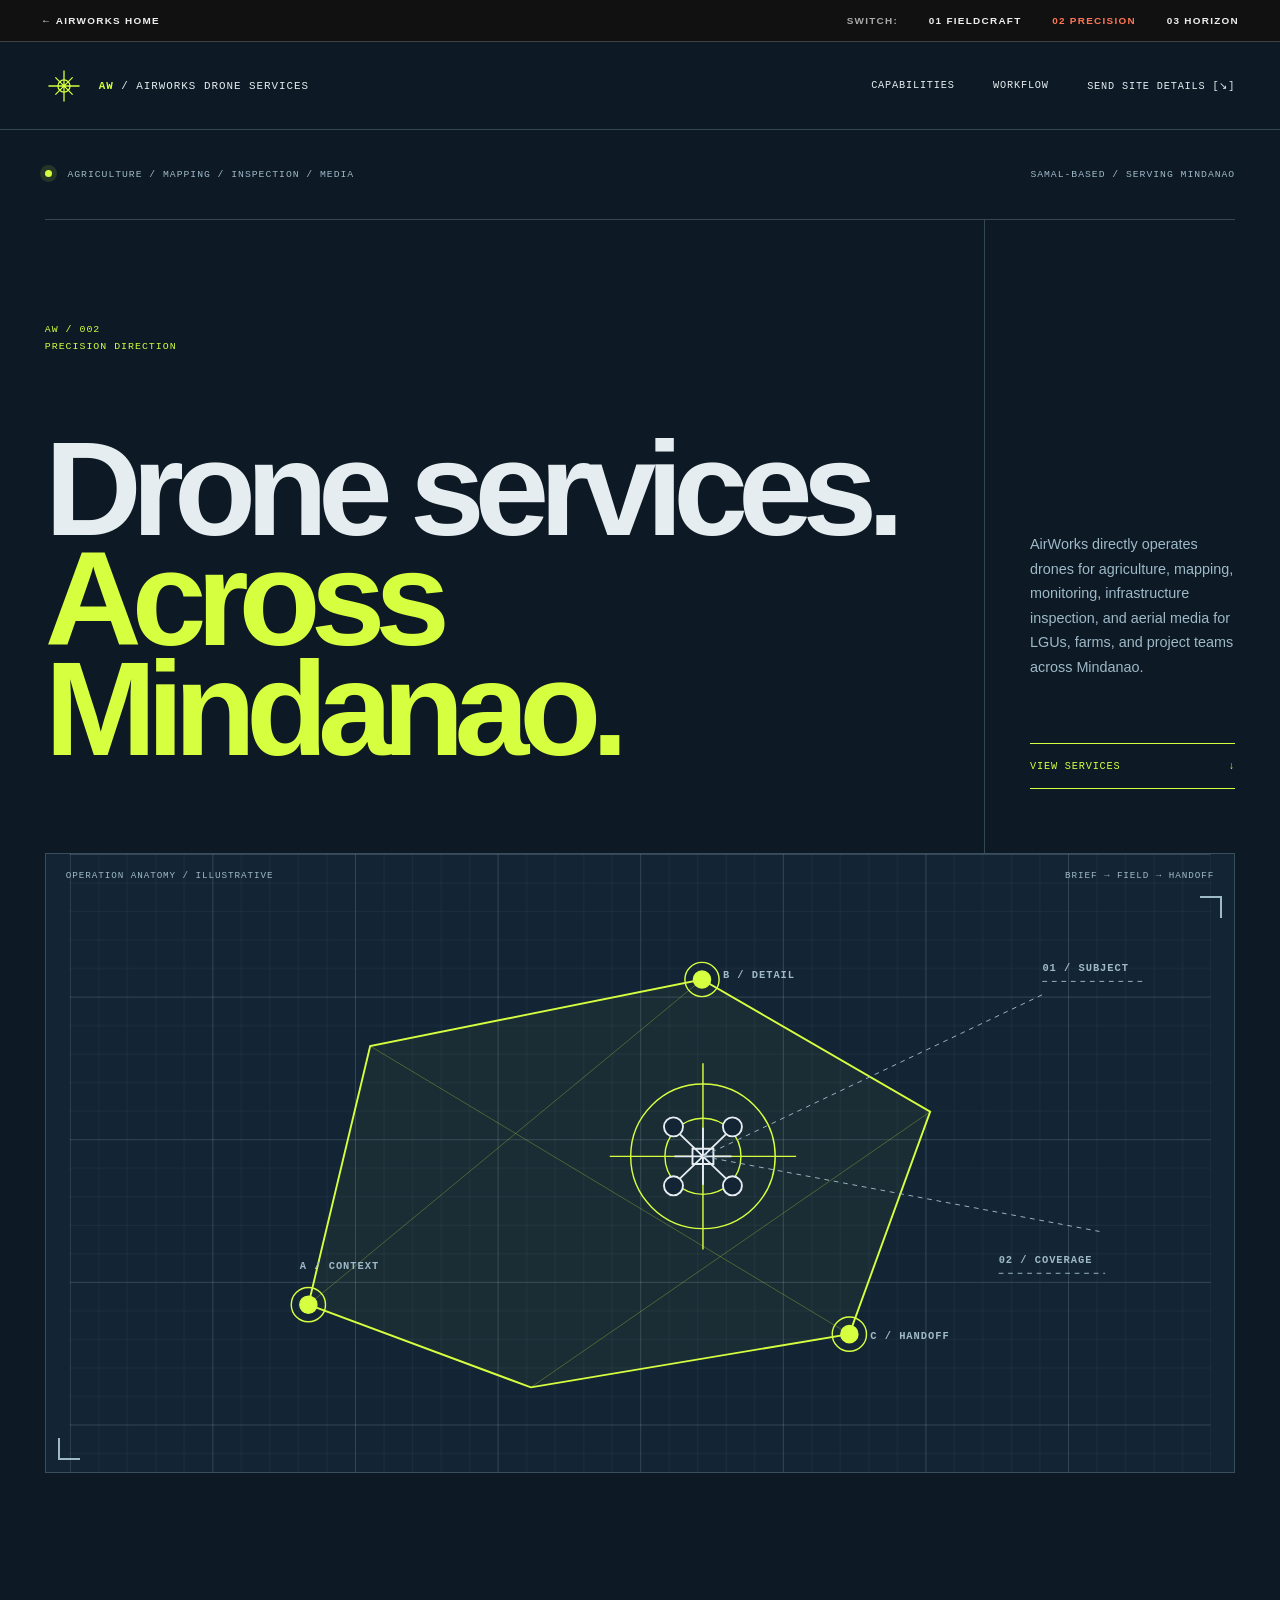
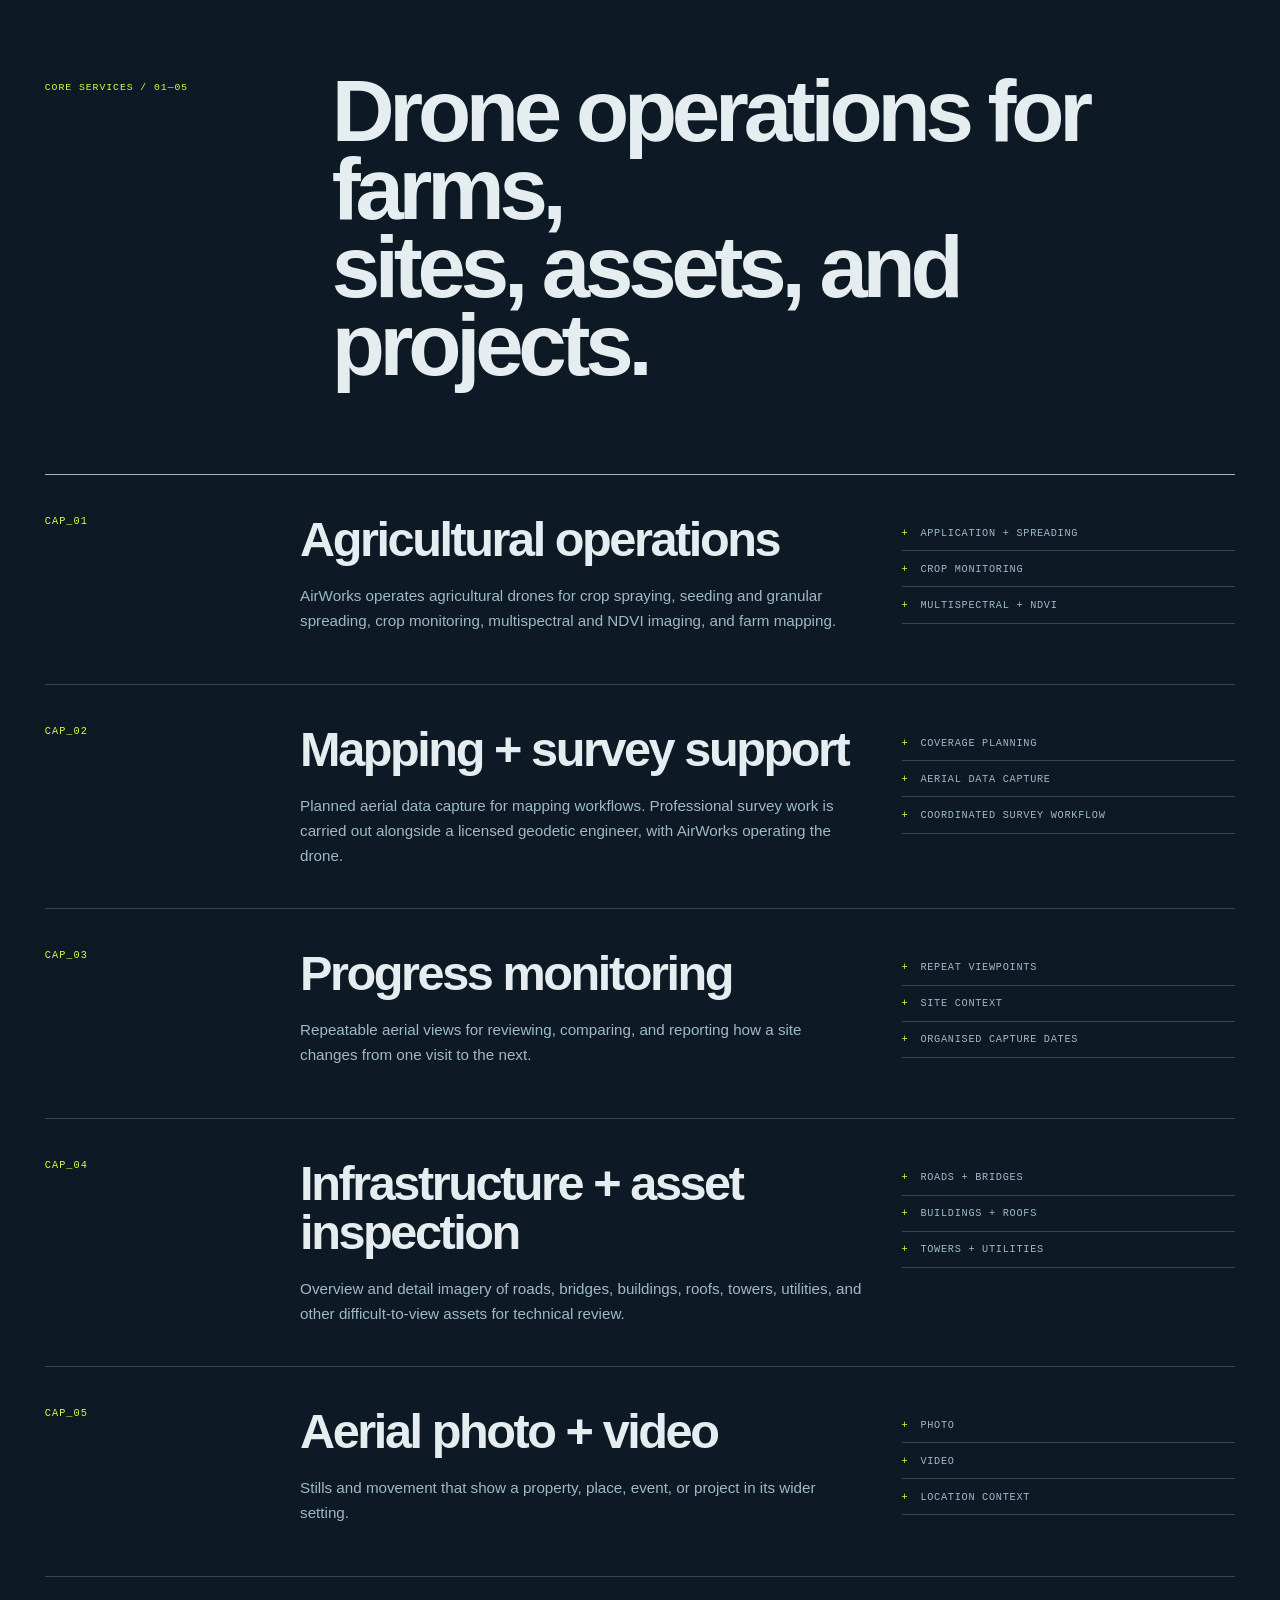
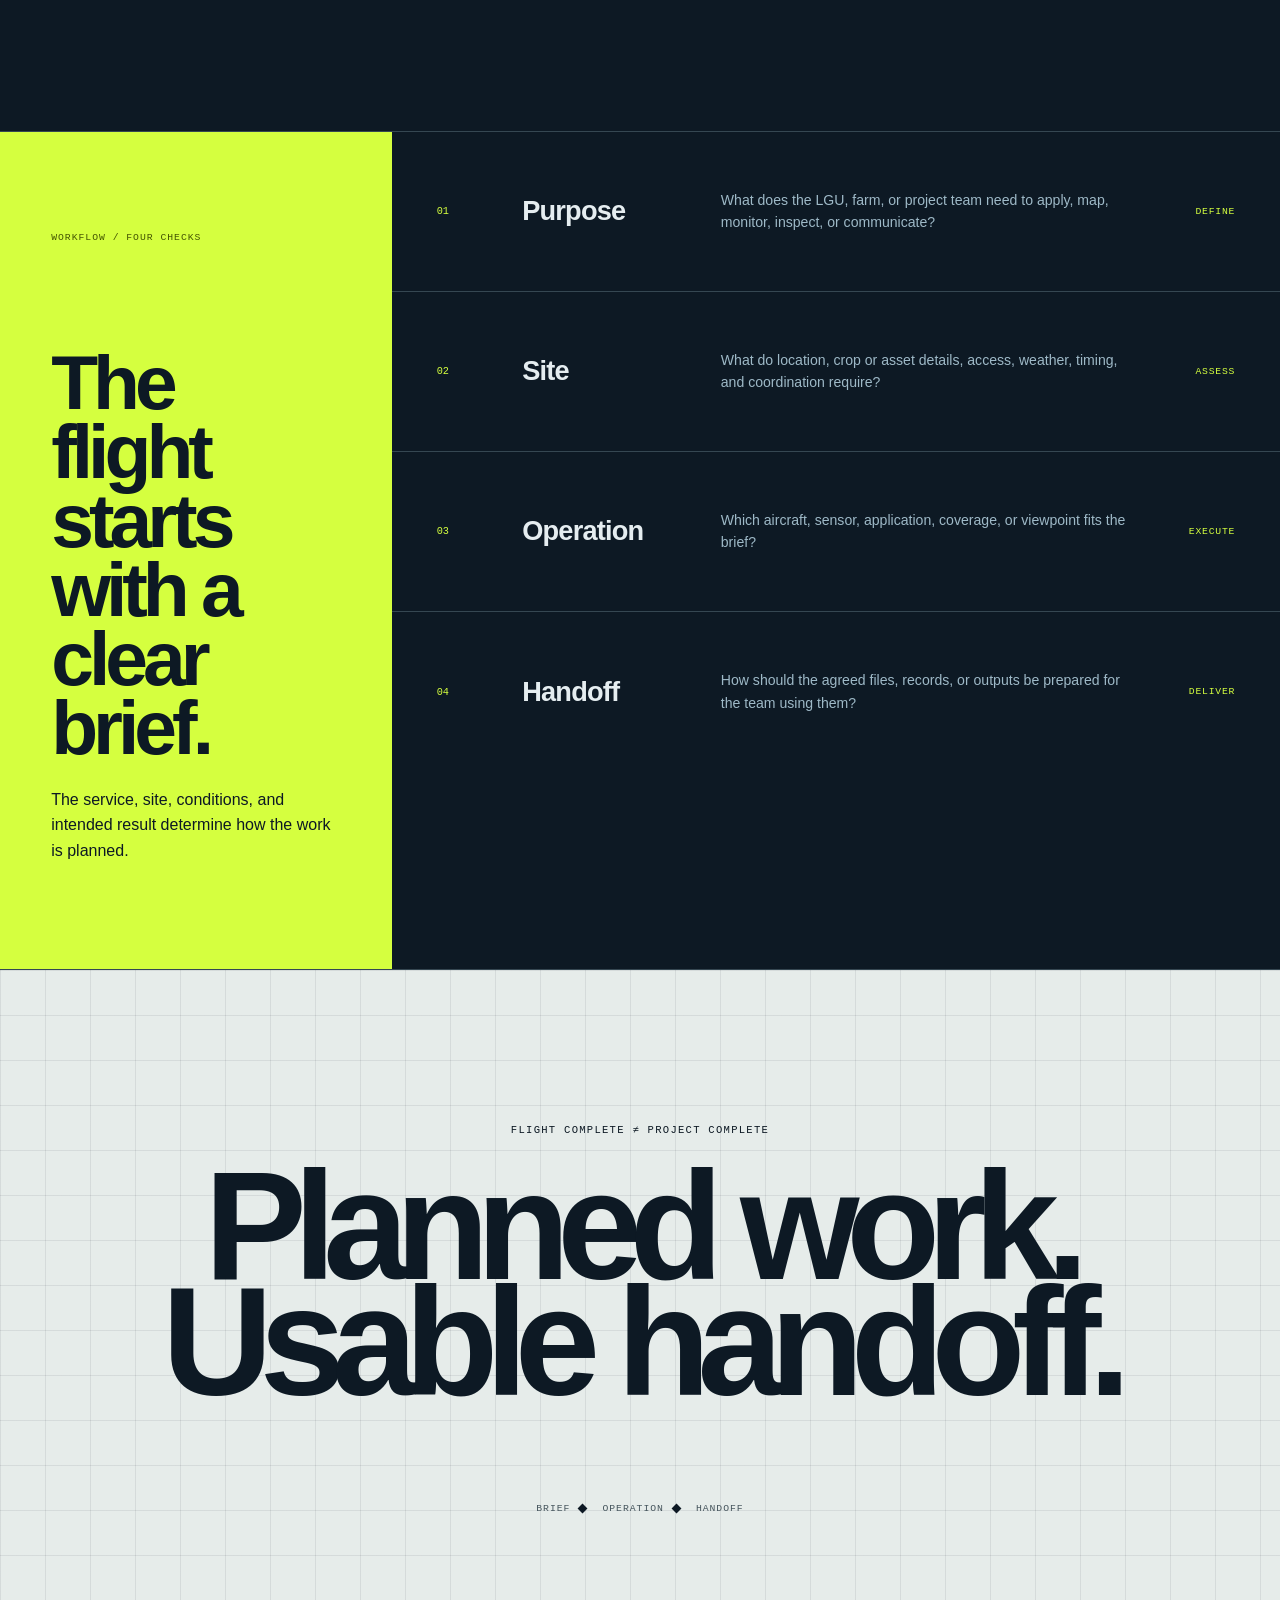
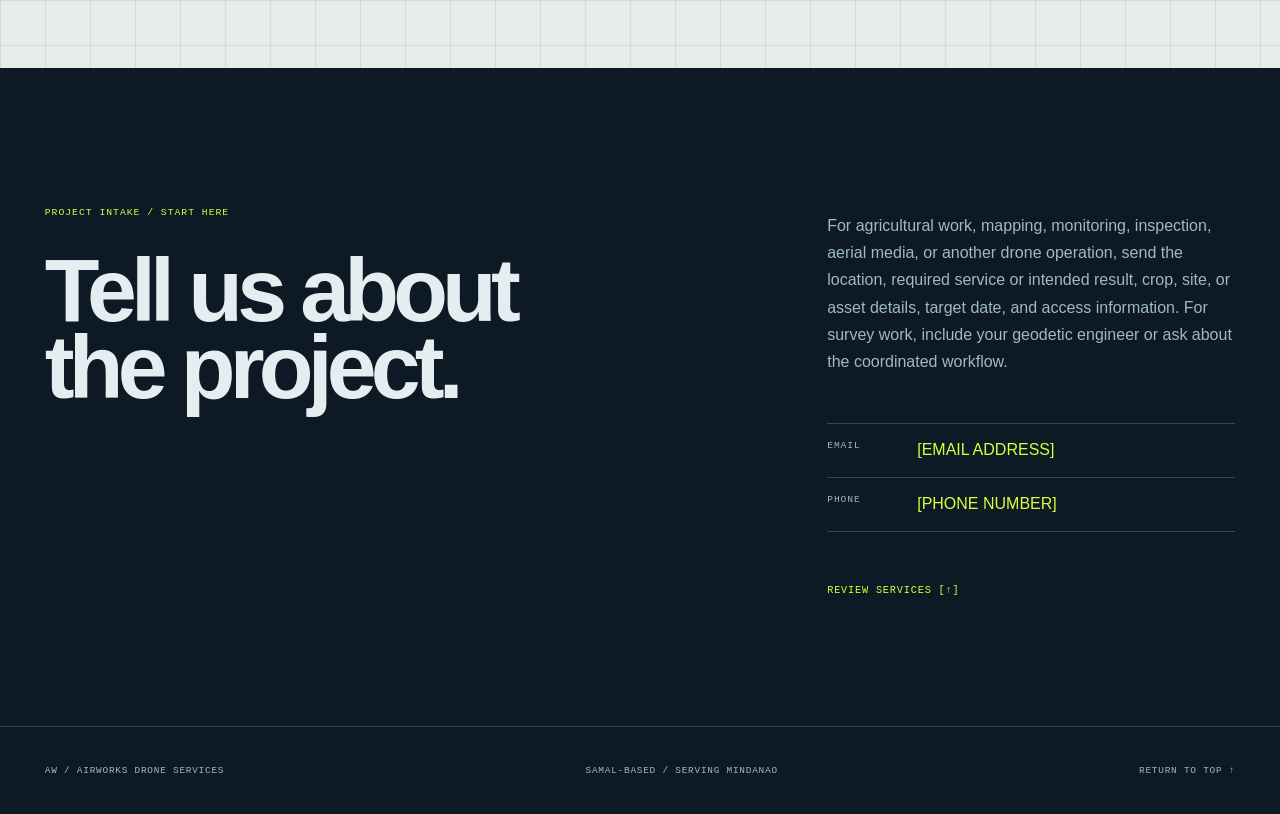
<file: directions/precision.html>
<!doctype html>
<html lang="en">
<head>
  <meta charset="utf-8">
  <meta name="viewport" content="width=device-width, initial-scale=1">
  <meta name="description" content="Samal-based agricultural drone operations, mapping, monitoring, infrastructure inspection, and aerial media for LGUs, farms, and project teams across Mindanao.">
  <title>Drone Services in Mindanao | AirWorks Drone Services</title>
  <link rel="stylesheet" href="../assets/shared.css">
  <link rel="stylesheet" href="../assets/precision.css">
</head>
<body>
  <a class="skip-link" href="#main">Skip to content</a>
  <aside class="concept-bar" aria-label="Concept navigation">
    <a href="../index.html">← AirWorks home</a>
    <nav class="concept-bar__nav" aria-label="Switch concept">
      <span class="concept-bar__label">Switch:</span>
      <a href="fieldcraft.html">01 Fieldcraft</a>
      <a href="precision.html" aria-current="page">02 Precision</a>
      <a href="horizon.html">03 Horizon</a>
    </nav>
  </aside>

  <header class="site-header" id="top">
    <a class="brand" href="#top" aria-label="AirWorks Drone Services home">
      <svg viewBox="0 0 44 44" aria-hidden="true"><path d="M4 22h36M22 4v36M12 12l20 20M32 12L12 32"/><circle cx="22" cy="22" r="7"/></svg>
      <span><b>AW</b> / AirWorks Drone Services</span>
    </a>
    <nav class="site-nav" aria-label="Primary navigation">
      <a href="#capabilities">Capabilities</a>
      <a href="#workflow">Workflow</a>
      <a href="#project-start">Send site details [↘]</a>
    </nav>
  </header>

  <main id="main">
    <section class="hero" aria-labelledby="hero-title">
      <div class="hero__topline">
        <p><span class="pulse" aria-hidden="true"></span> Agriculture / mapping / inspection / media</p>
        <p>Samal-based / serving Mindanao</p>
      </div>
      <div class="hero__title">
        <p class="hero__code">AW / 002<br>Precision direction</p>
        <h1 id="hero-title">Drone services.<br><span>Across Mindanao.</span></h1>
      </div>
      <div class="hero__side">
        <p>AirWorks directly operates drones for agriculture, mapping, monitoring, infrastructure inspection, and aerial media for LGUs, farms, and project teams across Mindanao.</p>
        <a href="#capabilities">View services <span aria-hidden="true">↓</span></a>
      </div>

      <figure class="scan-figure">
        <figcaption>
          <span>Operation anatomy / illustrative</span>
          <span>Brief → field → handoff</span>
        </figcaption>
        <svg viewBox="0 0 1200 650" role="img" aria-labelledby="scan-title scan-desc">
          <title id="scan-title">Aerial capture project anatomy</title>
          <desc id="scan-desc">A gridded site outline connects context imagery, detailed capture, and an organized delivery.</desc>
          <defs>
            <pattern id="scan-grid-small" width="30" height="30" patternUnits="userSpaceOnUse"><path d="M30 0H0V30" fill="none" stroke="currentColor" stroke-opacity=".14"/></pattern>
            <pattern id="scan-grid-large" width="150" height="150" patternUnits="userSpaceOnUse"><rect width="150" height="150" fill="url(#scan-grid-small)"/><path d="M150 0H0V150" fill="none" stroke="currentColor" stroke-opacity=".35"/></pattern>
          </defs>
          <rect width="1200" height="650" fill="url(#scan-grid-large)"/>
          <path class="site-shape" d="M251 474 316 202 665 132 905 271 820 505 485 561Z"/>
          <path class="site-line" d="M251 474 665 132M316 202 820 505M485 561 905 271"/>
          <g class="target" transform="translate(666 318)"><circle r="76"/><circle r="40"/><path d="M-98 0H98M0-98V98"/></g>
          <g class="node" transform="translate(251 474)"><circle r="9"/><circle r="18"/><text x="-9" y="-38">A / CONTEXT</text></g>
          <g class="node" transform="translate(665 132)"><circle r="9"/><circle r="18"/><text x="22" y="-2">B / DETAIL</text></g>
          <g class="node" transform="translate(820 505)"><circle r="9"/><circle r="18"/><text x="22" y="5">C / HANDOFF</text></g>
          <g class="drone" transform="translate(666 318)"><path d="M-30 0h60M0-30v60M-11-8h22v16h-22zM-26-25 26 25M26-25-26 25"/><circle cx="-31" cy="-31" r="10"/><circle cx="31" cy="-31" r="10"/><circle cx="-31" cy="31" r="10"/><circle cx="31" cy="31" r="10"/></g>
          <path class="vector" d="M666 318 1023 148"/><path class="vector" d="M666 318 1083 397"/>
          <g class="readout" transform="translate(1023 123)"><text>01 / SUBJECT</text><path d="M0 11h105"/></g>
          <g class="readout" transform="translate(977 430)"><text>02 / COVERAGE</text><path d="M0 11h112"/></g>
        </svg>
        <div class="scan-figure__corner scan-figure__corner--a" aria-hidden="true"></div>
        <div class="scan-figure__corner scan-figure__corner--b" aria-hidden="true"></div>
      </figure>
    </section>

    <section class="capabilities" id="capabilities" aria-labelledby="capabilities-title">
      <header class="section-head">
        <p>Core services / 01—05</p>
        <h2 id="capabilities-title">Drone operations for farms,<br>sites, assets, and projects.</h2>
      </header>
      <div class="capability-list">
        <article>
          <div class="capability-list__index">CAP_01</div>
          <div><h3>Agricultural operations</h3><p>AirWorks operates agricultural drones for crop spraying, seeding and granular spreading, crop monitoring, multispectral and NDVI imaging, and farm mapping.</p></div>
          <ul><li>Application + spreading</li><li>Crop monitoring</li><li>Multispectral + NDVI</li></ul>
        </article>
        <article>
          <div class="capability-list__index">CAP_02</div>
          <div><h3>Mapping + survey support</h3><p>Planned aerial data capture for mapping workflows. Professional survey work is carried out alongside a licensed geodetic engineer, with AirWorks operating the drone.</p></div>
          <ul><li>Coverage planning</li><li>Aerial data capture</li><li>Coordinated survey workflow</li></ul>
        </article>
        <article>
          <div class="capability-list__index">CAP_03</div>
          <div><h3>Progress monitoring</h3><p>Repeatable aerial views for reviewing, comparing, and reporting how a site changes from one visit to the next.</p></div>
          <ul><li>Repeat viewpoints</li><li>Site context</li><li>Organised capture dates</li></ul>
        </article>
        <article>
          <div class="capability-list__index">CAP_04</div>
          <div><h3>Infrastructure + asset inspection</h3><p>Overview and detail imagery of roads, bridges, buildings, roofs, towers, utilities, and other difficult-to-view assets for technical review.</p></div>
          <ul><li>Roads + bridges</li><li>Buildings + roofs</li><li>Towers + utilities</li></ul>
        </article>
        <article>
          <div class="capability-list__index">CAP_05</div>
          <div><h3>Aerial photo + video</h3><p>Stills and movement that show a property, place, event, or project in its wider setting.</p></div>
          <ul><li>Photo</li><li>Video</li><li>Location context</li></ul>
        </article>
      </div>
    </section>

    <section class="workflow" id="workflow" aria-labelledby="workflow-title">
      <div class="workflow__intro">
        <p>Workflow / four checks</p>
        <h2 id="workflow-title">The flight starts with a clear brief.</h2>
        <p>The service, site, conditions, and intended result determine how the work is planned.</p>
      </div>
      <ol>
        <li><span class="workflow__num">01</span><h3>Purpose</h3><p>What does the LGU, farm, or project team need to apply, map, monitor, inspect, or communicate?</p><span class="workflow__state">Define</span></li>
        <li><span class="workflow__num">02</span><h3>Site</h3><p>What do location, crop or asset details, access, weather, timing, and coordination require?</p><span class="workflow__state">Assess</span></li>
        <li><span class="workflow__num">03</span><h3>Operation</h3><p>Which aircraft, sensor, application, coverage, or viewpoint fits the brief?</p><span class="workflow__state">Execute</span></li>
        <li><span class="workflow__num">04</span><h3>Handoff</h3><p>How should the agreed files, records, or outputs be prepared for the team using them?</p><span class="workflow__state">Deliver</span></li>
      </ol>
    </section>

    <section class="output-band" aria-label="Project output principle">
      <p>Flight complete ≠ project complete</p>
      <h2>Planned work.<br>Usable handoff.</h2>
      <div class="output-band__diagram" aria-hidden="true"><span>BRIEF</span><i></i><span>OPERATION</span><i></i><span>HANDOFF</span></div>
    </section>

    <section class="project-start" id="project-start" aria-labelledby="project-title">
      <div>
        <p>Project intake / start here</p>
        <h2 id="project-title">Tell us about<br>the project.</h2>
      </div>
      <div class="project-start__copy">
        <p>For agricultural work, mapping, monitoring, inspection, aerial media, or another drone operation, send the location, required service or intended result, crop, site, or asset details, target date, and access information. For survey work, include your geodetic engineer or ask about the coordinated workflow.</p>
        <div class="placeholder-contact" aria-label="AirWorks contact details"><span>Email</span><strong>[EMAIL ADDRESS]</strong><span>Phone</span><strong>[PHONE NUMBER]</strong></div>
        <a href="#capabilities">Review services [↑]</a>
      </div>
    </section>
  </main>

  <footer class="site-footer">
    <span>AW / AirWorks Drone Services</span>
    <span>Samal-based / Serving Mindanao</span>
    <a href="#top">Return to top ↑</a>
  </footer>
</body>
</html>
</file>
<file: assets/shared.css>
* { box-sizing: border-box; }
html { scroll-behavior: smooth; }
body { margin: 0; -webkit-font-smoothing: antialiased; }
a { color: inherit; }
img, svg { display: block; max-width: 100%; }
button, input, textarea, select { font: inherit; }

.concept-bar {
  min-height: 42px;
  padding: .7rem max(1rem, 3.2vw);
  display: flex;
  align-items: center;
  justify-content: space-between;
  gap: 1.5rem;
  background: #111;
  color: #eee;
  border-bottom: 1px solid rgba(255,255,255,.2);
  font: 700 .62rem/1.2 Arial, Helvetica, sans-serif;
  text-transform: uppercase;
  letter-spacing: .13em;
  position: relative;
  z-index: 100;
}
.concept-bar a { text-decoration: none; }
.concept-bar a:hover { text-decoration: underline; text-underline-offset: 3px; }
.concept-bar__nav { display: flex; gap: clamp(.75rem, 2.4vw, 2.5rem); align-items: center; }
.concept-bar__nav [aria-current="page"] { color: #ff7656; }
.concept-bar__label { color: #aaa; }

.skip-link { position: absolute; top: -100px; left: 1rem; z-index: 200; padding: .8rem 1rem; background: #fff; color: #111; }
.skip-link:focus { top: .5rem; }

@media (max-width: 620px) {
  .concept-bar { align-items: flex-start; }
  .concept-bar__nav { flex-wrap: wrap; justify-content: flex-end; row-gap: .45rem; }
  .concept-bar__label { display: none; }
}

@media (prefers-reduced-motion: reduce) {
  html { scroll-behavior: auto; }
  *, *::before, *::after { animation-duration: .01ms !important; animation-iteration-count: 1 !important; transition-duration: .01ms !important; }
}
</file>
<file: assets/fieldcraft.css>
@font-face {
  font-family: 'Manrope';
  src: url('fonts/manrope-latin.woff2') format('woff2');
  font-style: normal;
  font-weight: 200 800;
  font-display: swap;
}

:root {
  --ink: #171717;
  --paper: #f3f3f3;
  --white: #fff;
  --panel: #e6e6e6;
  --soft: #d4d4d4;
  --mid: #696969;
  --line: #b8b8b8;
  --dark-line: #3c3c3c;
}
body { margin: 0; background: var(--paper); color: var(--ink); font-family: 'Manrope', Arial, sans-serif; font-size: 17px; line-height: 1.5; }
a:focus-visible { outline: 3px solid var(--ink); outline-offset: 4px; }
.site-header { min-height: 70px; padding: 0 max(1.25rem, 4vw); display: flex; align-items: center; justify-content: space-between; gap: 1.5rem; border-bottom: 1px solid var(--line); }
.brand { display: inline-flex; align-items: center; gap: .7rem; color: var(--ink); text-decoration: none; font-size: .69rem; line-height: 1.1; text-transform: uppercase; letter-spacing: .07em; }
.brand strong { font-size: .8rem; }
.brand__mark { width: 30px; height: 30px; border: 1px solid currentColor; border-radius: 50%; position: relative; }
.brand__mark::before, .brand__mark::after, .brand__mark i::before, .brand__mark i::after { content: ""; position: absolute; width: 6px; height: 6px; border: 1px solid currentColor; border-radius: 50%; }
.brand__mark::before { left: 5px; top: 5px; }
.brand__mark::after { right: 5px; top: 5px; }
.brand__mark i::before { left: 5px; bottom: 5px; }
.brand__mark i::after { right: 5px; bottom: 5px; }
.site-nav { display: flex; align-items: center; gap: clamp(1rem, 2.2vw, 2.25rem); font-size: .7rem; text-transform: uppercase; letter-spacing: .08em; font-weight: 700; }
.site-nav a { color: var(--ink); text-decoration: none; }
.site-nav a:not(.nav-cta):hover { text-decoration: underline; text-underline-offset: 4px; }
.site-nav .nav-cta { min-height: 38px; padding: 0 1rem; display: inline-flex; align-items: center; border: 1px solid var(--ink); background: var(--ink); color: var(--white); }
.site-nav .nav-cta:hover { background: transparent; color: var(--ink); }
.eyebrow { margin: 0; color: var(--mid); font: 700 .72rem/1.4 'Manrope', Arial, sans-serif; text-transform: uppercase; letter-spacing: .1em; }
.hero { min-height: clamp(580px, 72vh, 780px); padding: clamp(4rem, 7vw, 7rem) max(1.25rem, 4vw); position: relative; isolation: isolate; display: flex; align-items: center; overflow: hidden; border-bottom: 1px solid var(--line); background: #303331; color: var(--white); }
.hero::before { content: ""; position: absolute; inset: 0; z-index: -1; background: linear-gradient(90deg, rgba(0,0,0,.82) 0%, rgba(0,0,0,.65) 52%, rgba(0,0,0,.3) 100%); }
.hero::after { content: ""; position: absolute; inset: -2%; z-index: -2; background: url('images/davao-coastal-hero.webp') center 48% / cover no-repeat; animation: hero-settle 1.6s cubic-bezier(.2,.7,.2,1) both; }
.hero__main { max-width: 1040px; }
.hero .eyebrow { color: #ddd; }
h1 { max-width: 940px; margin: clamp(2rem, 4vw, 4rem) 0 2rem; font-size: clamp(3.8rem, 7.2vw, 7.2rem); font-weight: 700; line-height: .93; letter-spacing: -.055em; }
.hero__lede { max-width: 760px; margin: 0; color: #eee; font-size: clamp(1.05rem, 1.5vw, 1.35rem); line-height: 1.55; }
.hero__actions { margin-top: 3rem; display: flex; align-items: center; flex-wrap: wrap; gap: 1.5rem; }
.hero h1, .hero__lede, .hero__actions { opacity: 0; transform: translateY(24px); animation: hero-reveal .72s cubic-bezier(.2,.7,.2,1) both; }
.hero h1 { animation-delay: .12s; }
.hero__lede { animation-delay: .25s; }
.hero__actions { animation-delay: .38s; }
@keyframes hero-settle {
  from { transform: scale(1.045); }
  to { transform: scale(1); }
}
@keyframes hero-reveal {
  to { opacity: 1; transform: translateY(0); }
}
.button { min-height: 48px; padding: 0 1.25rem; display: inline-flex; align-items: center; background: var(--white); color: var(--ink); border: 1px solid var(--white); text-decoration: none; font-size: .74rem; font-weight: 700; text-transform: uppercase; letter-spacing: .08em; }
.button:hover { background: transparent; color: var(--white); }
.text-link { padding: .6rem 0; border-bottom: 1px solid var(--white); color: var(--white); text-decoration: none; font-size: .74rem; font-weight: 700; text-transform: uppercase; letter-spacing: .08em; }
.hero a:focus-visible { outline-color: var(--white); }
.services { padding: clamp(4rem, 6vw, 6rem) max(1.25rem, 4vw); }
.clients { padding: clamp(5rem, 9vw, 9rem) max(1.25rem, 4vw) 0; }
.section-head { margin-bottom: clamp(3rem, 6vw, 6rem); display: grid; grid-template-columns: minmax(0, 1.3fr) minmax(280px, .7fr); gap: 5vw; align-items: end; }
.section-head h2, .process h2, .project-start h2 { margin: 1rem 0 0; font-size: clamp(3rem, 5.8vw, 6rem); line-height: .95; letter-spacing: -.045em; }
.section-head > p { max-width: 540px; margin: 0; color: #444; font-size: 1rem; line-height: 1.65; }
.services .section-head { margin-bottom: 0; padding-bottom: 2rem; grid-template-columns: 1fr 1fr; border-bottom: 1px solid var(--ink); }
.services .section-head h2 { font-size: clamp(2.75rem, 4.6vw, 4.8rem); }
.service-list article { display: grid; grid-template-columns: 1fr 1fr; border-bottom: 1px solid var(--line); }
.service-list__content { padding: clamp(2.25rem, 4vw, 4.5rem); align-self: center; }
.service-list h3 { margin: 0; font-size: clamp(1.8rem, 3.2vw, 3.4rem); line-height: 1.02; letter-spacing: -.035em; }
.service-list__title p { margin: 1rem 0 0; color: var(--mid); font-size: .78rem; line-height: 1.5; text-transform: uppercase; letter-spacing: .05em; }
.service-list__content > p { max-width: 560px; margin: 2rem 0 0; color: #444; font-size: 1rem; line-height: 1.65; }
.service-list__content ul { margin: 2rem 0 0; padding: 0; list-style: none; font-size: 1rem; line-height: 1.5; }
.service-list__content li { padding: .6rem 0 .6rem 1rem; position: relative; border-bottom: 1px solid var(--soft); }
.service-list__content li:first-child { padding-top: 0; }
.service-list__content li::before { content: "—"; position: absolute; left: 0; color: var(--mid); }
.service-list__media { min-width: 0; min-height: 0; margin: 0; position: relative; overflow: hidden; opacity: 1; background: var(--panel); transition: opacity .52s ease; }
.service-list article:nth-child(even) .service-list__media { order: -1; }
.service-list__media img { width: 100%; height: 100%; position: absolute; inset: 0; object-fit: cover; transform: scale(1); transition: transform .65s cubic-bezier(.2,.7,.2,1); }
.service-list__media figcaption { position: absolute; left: 1rem; bottom: 1rem; padding: .45rem .6rem; background: rgba(0,0,0,.72); color: var(--white); font: 700 .68rem/1.5 'Manrope', Arial, sans-serif; text-transform: uppercase; letter-spacing: .05em; }
.service-list article.motion-pending .service-list__media { opacity: 0; }
.service-list article.motion-pending .service-list__media img { transform: scale(1.025); }
.other-services { margin-top: 3rem; padding: clamp(2rem, 3.5vw, 3.5rem); display: grid; grid-template-columns: .55fr 1.45fr; gap: 4vw; background: var(--white); }
.other-services h3 { margin: 0 0 .8rem; font-size: 1.35rem; }
.other-services div p { max-width: 780px; margin: 0; color: #444; line-height: 1.65; }
.clients { background: var(--panel); border-top: 1px solid var(--line); border-bottom: 1px solid var(--line); }
.section-head--compact { margin-bottom: 3rem; }
.client-list { display: grid; grid-template-columns: repeat(3, 1fr); border-top: 1px solid var(--ink); }
.client-list article { min-height: 220px; padding: clamp(1.75rem, 2.5vw, 2.5rem); border-right: 1px solid var(--line); border-bottom: 1px solid var(--line); }
.client-list article:nth-child(3n) { border-right: 0; }
.client-list article:nth-last-child(-n + 3) { border-bottom: 0; }
.client-list h3 { margin: 0 0 1rem; font-size: 1.45rem; }
.client-list p { max-width: 420px; margin: 0; color: #444; font-size: .96rem; line-height: 1.65; }
.process { padding: clamp(5rem, 9vw, 9rem) max(1.25rem, 4vw); background: var(--ink); color: var(--white); }
.process .eyebrow { color: #bdbdbd; }
.process > header { display: grid; grid-template-columns: minmax(0, 1.25fr) minmax(280px, .75fr); gap: 5vw; align-items: end; }
.process > header .eyebrow, .process > header h2 { grid-column: 1; }
.process > header > p:last-child { grid-column: 2; grid-row: 1 / span 2; align-self: end; margin: 0; color: #c7c7c7; line-height: 1.65; }
.process ol { margin: clamp(3rem, 6vw, 6rem) 0 0; padding: 0; position: relative; display: grid; grid-template-columns: repeat(4, 1fr); list-style: none; border-top: 1px solid #777; }
.process ol::before { content: ""; width: 100%; height: 2px; position: absolute; z-index: 2; top: -1px; left: 0; background: var(--white); transform-origin: left; transition: transform 1.1s cubic-bezier(.2,.7,.2,1); }
.process ol::after { content: ""; width: 7px; height: 7px; position: absolute; z-index: 3; top: -4px; left: calc(100% - 7px); border-radius: 50%; background: var(--white); transition: left 1.1s cubic-bezier(.2,.7,.2,1), opacity .2s ease; }
.process.motion-pending ol::before { transform: scaleX(0); }
.process.motion-pending ol::after { left: 0; opacity: 0; }
.process li { min-height: 260px; padding: 1.5rem 1.5rem 1.5rem 0; border-right: 1px solid var(--dark-line); }
.process li:not(:first-child) { padding-left: 1.5rem; }
.process li:last-child { border-right: 0; }
.process li > span { display: inline-block; color: var(--white); font: 700 .72rem/1.4 'Manrope', Arial, sans-serif; transition: color .3s ease, transform .45s cubic-bezier(.2,.7,.2,1); }
.process.motion-pending li > span { color: #666; transform: translateY(5px); }
.process li:nth-child(1) > span { transition-delay: .08s; }
.process li:nth-child(2) > span { transition-delay: .32s; }
.process li:nth-child(3) > span { transition-delay: .58s; }
.process li:nth-child(4) > span { transition-delay: .84s; }
.process h3 { margin: 4rem 0 1rem; font-size: 1.35rem; }
.process li p { margin: 0; color: #c7c7c7; font-size: .94rem; line-height: 1.65; }
.survey-note { margin-top: 3rem; padding-top: 1.5rem; display: grid; grid-template-columns: .55fr 1.45fr; gap: 4vw; border-top: 1px solid #777; }
.survey-note > p:last-child { max-width: 800px; margin: 0; color: #d5d5d5; line-height: 1.65; }
.project-start { padding: clamp(5rem, 9vw, 9rem) max(1.25rem, 4vw); display: grid; grid-template-columns: 1fr 1fr; gap: 3rem 7vw; background: var(--white); }
.project-start header { grid-column: 1 / -1; padding-bottom: 3rem; border-bottom: 1px solid var(--ink); }
.project-start__details { max-width: 680px; }
.project-start__details > p { margin: 0; color: #444; font-size: 1rem; line-height: 1.65; }
.brief-checklist { margin: 2rem 0 0; padding: 0; list-style: none; border-top: 1px solid var(--line); }
.brief-checklist li { padding: .85rem 0; border-bottom: 1px solid var(--line); font-size: .78rem; font-weight: 700; text-transform: uppercase; letter-spacing: .06em; }
.project-start__contact { align-self: end; border-top: 1px solid var(--ink); }
.project-start__contact p { margin: 0; padding: 1.1rem 0; display: grid; grid-template-columns: 90px 1fr; gap: 1rem; border-bottom: 1px solid var(--line); }
.project-start__contact span { color: var(--mid); font: 700 .72rem/1.4 'Manrope', Arial, sans-serif; text-transform: uppercase; letter-spacing: .07em; }
.project-start__contact strong { font-size: 1rem; overflow-wrap: anywhere; }
.site-footer { min-height: 170px; padding: 2rem max(1.25rem, 4vw); display: grid; grid-template-columns: 1fr 1.4fr 1fr; align-items: end; gap: 2rem; border-top: 1px solid var(--line); font-size: .7rem; text-transform: uppercase; letter-spacing: .07em; }
.footer-nav { display: flex; justify-content: center; flex-wrap: wrap; gap: clamp(1rem, 2.2vw, 2.2rem); }
.footer-nav a { color: var(--ink); text-decoration: none; }
.footer-nav a:hover { text-decoration: underline; text-underline-offset: 4px; }
.site-footer p { margin: 0; color: var(--mid); text-align: right; }
.credits-main { padding: clamp(4rem, 7vw, 7rem) max(1.25rem, 4vw); }
.credits-main__header { max-width: 900px; margin-bottom: clamp(4rem, 7vw, 7rem); }
.credits-main__header h1 { margin: 1.25rem 0 2rem; font-size: clamp(3.5rem, 7vw, 7rem); }
.credits-main__header > p:last-child { max-width: 720px; margin: 0; color: #444; font-size: 1rem; line-height: 1.7; }
.credits-list { border-top: 1px solid var(--ink); }
.credits-list article { padding: 2.25rem 0; display: grid; grid-template-columns: minmax(240px, .7fr) minmax(0, 1.3fr); gap: .7rem 4vw; border-bottom: 1px solid var(--line); }
.credits-list h2 { grid-column: 1; grid-row: 1 / span 8; margin: 0; font-size: clamp(1.35rem, 2.2vw, 2rem); line-height: 1.1; }
.credits-list p { grid-column: 2; margin: 0; color: #444; font-size: .95rem; line-height: 1.6; }
.credits-list a, .license-summary a { color: var(--ink); text-underline-offset: 3px; }
.license-summary { margin-top: clamp(4rem, 7vw, 7rem); padding: clamp(2rem, 4vw, 4rem); background: var(--panel); border: 1px solid var(--line); }
.license-summary h2 { margin: 1rem 0 2rem; font-size: clamp(2rem, 3.5vw, 3.5rem); letter-spacing: -.04em; }
.license-summary ul { max-width: 900px; margin: 0; padding-left: 1.2rem; }
.license-summary li { margin: 0 0 1rem; color: #333; line-height: 1.65; }
.license-summary > p:last-child { margin: 2rem 0 0; color: var(--mid); font-size: .9rem; line-height: 1.6; }

@media (max-width: 900px) {
  .site-nav a:not(.nav-cta) { display: none; }
  .section-head, .process > header { grid-template-columns: 1fr; align-items: start; }
  .section-head > p { max-width: 680px; }
  .process > header .eyebrow, .process > header h2, .process > header > p:last-child { grid-column: 1; grid-row: auto; }
  .service-list article { grid-template-columns: 1fr; }
  .service-list__media, .service-list article:nth-child(even) .service-list__media { order: 0; aspect-ratio: 16 / 9; }
  .client-list { grid-template-columns: 1fr; }
  .client-list article { min-height: 0; padding: 1.75rem 0; border-right: 0; border-bottom: 1px solid var(--line); }
  .client-list article:nth-last-child(-n + 3) { border-bottom: 1px solid var(--line); }
  .client-list article:last-child { border-bottom: 0; }
  .process ol { grid-template-columns: 1fr 1fr; }
  .process li:nth-child(2) { border-right: 0; }
  .process li:nth-child(3), .process li:nth-child(4) { border-top: 1px solid var(--dark-line); }
  .process li:nth-child(3) { padding-left: 0; }
  .project-start { grid-template-columns: 1fr; }
  .project-start__contact { max-width: 680px; }
  .site-footer { grid-template-columns: 1fr 1fr; }
  .footer-nav { grid-column: 1 / -1; grid-row: 2; justify-content: flex-start; }
  .credits-list article { grid-template-columns: 1fr; }
  .credits-list h2, .credits-list p { grid-column: 1; grid-row: auto; }
  .credits-list h2 { margin-bottom: 1rem; }
}

@media (max-width: 560px) {
  .site-header { min-height: 64px; padding-top: .6rem; padding-bottom: .6rem; }
  .brand { font-size: .65rem; }
  .brand strong { font-size: .74rem; }
  .brand__mark { width: 28px; height: 28px; }
  .site-nav .nav-cta { min-height: 36px; padding: 0 .75rem; font-size: .63rem; }
  .hero { min-height: 700px; padding-top: 3.5rem; padding-bottom: 5.5rem; }
  .hero::before { background: rgba(0,0,0,.68); }
  .hero::after { background-position: 58% center; }
  h1 { font-size: clamp(3.15rem, 16vw, 4.8rem); }
  .hero__lede { font-size: 1rem; }
  .section-head h2, .process h2, .project-start h2 { font-size: clamp(2.8rem, 14vw, 4.5rem); }
  .services .section-head { grid-template-columns: 1fr; }
  .service-list__content { padding: 2rem 0; }
  .service-list__media, .service-list article:nth-child(even) .service-list__media { aspect-ratio: 4 / 3; }
  .service-list__title p { margin-top: .7rem; }
  .other-services, .survey-note { grid-template-columns: 1fr; }
  .process ol { grid-template-columns: 1fr; }
  .process li, .process li:not(:first-child), .process li:nth-child(3) { min-height: 0; padding: 1.5rem 0 2rem; border-right: 0; border-top: 0; border-bottom: 1px solid var(--dark-line); }
  .process li:last-child { border-bottom: 0; }
  .process h3 { margin-top: 2rem; }
  .project-start__contact p { grid-template-columns: 70px 1fr; }
  .site-footer { grid-template-columns: 1fr; }
  .footer-nav, .site-footer p { grid-column: 1; grid-row: auto; text-align: left; }
}

@media (prefers-reduced-motion: reduce) {
  .hero::after, .hero h1, .hero__lede, .hero__actions { animation: none; opacity: 1; transform: none; }
  .service-list__media, .service-list__media img, .process ol::before, .process ol::after, .process li > span { transition: none; }
  .service-list article.motion-pending .service-list__media { opacity: 1; }
  .service-list article.motion-pending .service-list__media img { transform: none; }
  .process.motion-pending ol::before { transform: none; }
  .process.motion-pending ol::after { left: calc(100% - 7px); opacity: 1; }
  .process.motion-pending li > span { color: var(--white); transform: none; }
}
</file>
<file: assets/horizon.css>
:root {
  --cream: #f1e7d2;
  --sand: #d6b389;
  --coral: #e66e4c;
  --sun: #f8c76d;
  --wine: #481c25;
  --wine-2: #662738;
  --ink: #251414;
  --line: rgba(72,28,37,.27);
}
body { background: var(--cream); color: var(--wine); font-family: Arial, Helvetica, sans-serif; }
a:focus-visible { outline: 3px solid var(--coral); outline-offset: 4px; }
.site-header { min-height: 100px; padding: 0 max(1.25rem, 4vw); display: flex; align-items: center; justify-content: space-between; gap: 2rem; border-bottom: 1px solid var(--line); }
.brand { display: flex; align-items: center; gap: .9rem; text-decoration: none; color: var(--wine); font-size: .69rem; line-height: 1.2; text-transform: uppercase; letter-spacing: .08em; }
.brand small { color: #8f6764; font-size: .56rem; }
.brand__monogram { width: 48px; height: 48px; display: grid; place-items: center; border: 1px solid var(--wine); border-radius: 50%; font: 400 1rem Georgia, 'Times New Roman', serif; letter-spacing: -.15em; }
.brand__monogram span { color: var(--coral); }
.site-nav { display: flex; align-items: center; gap: clamp(1rem, 3vw, 3.6rem); font-size: .68rem; font-weight: 700; text-transform: uppercase; letter-spacing: .1em; }
.site-nav a { text-decoration: none; }
.site-nav a:hover { color: var(--coral); }
.site-nav a:last-child { padding: .9rem 1.2rem; border: 1px solid var(--wine); }
.hero { padding: 0 max(1.25rem, 4vw) max(1.25rem, 4vw); display: grid; grid-template-columns: minmax(0, 2.8fr) minmax(260px, .7fr); column-gap: 4vw; }
.hero__top { grid-column: 1 / -1; min-height: 90px; display: flex; align-items: center; justify-content: space-between; gap: 2rem; font-size: .62rem; text-transform: uppercase; letter-spacing: .13em; }
.hero h1 { grid-column: 1; margin: clamp(3.5rem, 7vw, 7rem) 0 clamp(4rem, 8vw, 8rem); font: 400 clamp(5rem, 11.5vw, 12rem)/.73 Georgia, 'Times New Roman', serif; letter-spacing: -.075em; }
.hero h1 em { color: var(--coral); font-weight: 400; }
.hero__note { grid-column: 2; align-self: end; margin-bottom: clamp(4rem, 8vw, 8rem); padding-top: 1.3rem; border-top: 1px solid var(--wine); }
.hero__note span { color: #8f6764; font-size: .62rem; text-transform: uppercase; letter-spacing: .12em; }
.hero__note p { margin: 3rem 0 0; font-family: Georgia, 'Times New Roman', serif; font-size: clamp(1.05rem, 1.4vw, 1.28rem); line-height: 1.55; }
.landscape { grid-column: 1 / -1; min-height: 670px; position: relative; margin: 0; overflow: hidden; background: var(--coral); }
.landscape svg { position: absolute; inset: 0; width: 100%; height: 100%; }
.sky { fill: #e77b57; }
.sun { fill: var(--sun); }
.cloud { fill: none; stroke: rgba(255,237,206,.48); stroke-width: 2; }
.ridge--back { fill: #8f3e4a; opacity: .68; }
.ridge--mid { fill: var(--wine-2); }
.ridge--front { fill: #321820; }
.river { fill: #d99778; opacity: .8; }
.drone { fill: none; stroke: #fff1d8; stroke-width: 2; }
.flight-line { fill: none; stroke: #fff1d8; stroke-width: 1.5; stroke-dasharray: 2 10; stroke-linecap: round; }
.landscape figcaption { position: absolute; left: 1.4rem; right: 1.4rem; bottom: 1.3rem; display: flex; justify-content: space-between; gap: 2rem; color: #fff1d8; font-size: .6rem; text-transform: uppercase; letter-spacing: .11em; }
.manifesto { padding: clamp(7rem, 13vw, 14rem) max(1.25rem, 4vw); display: grid; grid-template-columns: .55fr 2fr; gap: 3vw; }
.section-label { margin: .7rem 0 0; color: #9a6865; font-size: .65rem; text-transform: uppercase; letter-spacing: .13em; font-weight: 700; }
.manifesto h2 { margin: 0; max-width: 1050px; font: 400 clamp(3.6rem, 7vw, 7.6rem)/.93 Georgia, 'Times New Roman', serif; letter-spacing: -.055em; }
.manifesto div > p { max-width: 650px; margin: 3rem 0 0 auto; color: #77534f; font-size: clamp(1rem, 1.3vw, 1.18rem); line-height: 1.7; }
.work { background: var(--wine); color: var(--cream); padding: clamp(6rem, 10vw, 10rem) max(1.25rem, 4vw); display: grid; grid-template-columns: 1fr 1fr; gap: clamp(4rem, 8vw, 8rem); }
.work header { grid-column: 1 / -1; display: grid; grid-template-columns: .55fr 2fr; gap: 3vw; }
.work .section-label { color: var(--sand); }
.work h2 { margin: 0; font: 400 clamp(4rem, 8vw, 8rem)/.9 Georgia, 'Times New Roman', serif; letter-spacing: -.06em; }
.work__visual { min-height: 680px; position: relative; overflow: hidden; background: var(--coral); }
.work__sun { position: absolute; right: -8%; top: 10%; width: 55%; aspect-ratio: 1; border-radius: 50%; background: var(--sun); }
.work__slope { position: absolute; left: -10%; width: 120%; height: 55%; clip-path: polygon(0 56%, 20% 33%, 36% 48%, 55% 12%, 73% 43%, 86% 22%, 100% 47%, 100% 100%, 0 100%); }
.work__slope--one { bottom: 11%; background: var(--wine-2); opacity: .75; }
.work__slope--two { bottom: 0; background: var(--ink); }
.work__visual span { position: absolute; left: 1.2rem; bottom: 1.2rem; color: var(--cream); font-size: .58rem; text-transform: uppercase; letter-spacing: .11em; }
.work__list { border-top: 1px solid rgba(241,231,210,.45); }
.work__list article { min-height: 170px; padding: 2rem 0; display: grid; grid-template-columns: 45px 1fr; gap: 1.5rem; border-bottom: 1px solid rgba(241,231,210,.22); }
.work__list article > span { color: var(--coral); font-size: .65rem; }
.work__list h3 { margin: 0 0 1rem; font: 400 clamp(1.8rem, 3vw, 3rem)/1 Georgia, 'Times New Roman', serif; }
.work__list p { max-width: 460px; margin: 0; color: #c9aa9e; font-size: .9rem; line-height: 1.6; }
.perspective { padding: clamp(7rem, 13vw, 14rem) max(1.25rem, 4vw); display: grid; grid-template-columns: .75fr 1.25fr; gap: clamp(4rem, 8vw, 8rem); }
.perspective__title { position: sticky; top: 2rem; align-self: start; }
.perspective__title h2 { margin: 3rem 0 0; font: 400 clamp(4.2rem, 8vw, 8rem)/.81 Georgia, 'Times New Roman', serif; letter-spacing: -.065em; }
.perspective__title em { color: var(--coral); font-weight: 400; }
.perspective__frames { display: grid; gap: 6rem; }
.frame { max-width: 690px; }
.frame:nth-child(even) { margin-left: 12%; }
.frame__number { display: block; margin-bottom: 1rem; color: #976a64; font-size: .62rem; text-transform: uppercase; letter-spacing: .12em; }
.frame__art { aspect-ratio: 4 / 3; position: relative; overflow: hidden; background: var(--sand); }
.frame__art::before, .frame__art::after, .frame__art i { content: ""; position: absolute; display: block; }
.frame--place .frame__art { background: #e28b67; }
.frame--place .frame__art::before { width: 38%; aspect-ratio: 1; border-radius: 50%; right: 12%; top: 12%; background: var(--sun); }
.frame--place .frame__art::after { left: -10%; bottom: -3%; width: 120%; height: 61%; background: var(--wine); clip-path: polygon(0 58%, 22% 27%, 40% 48%, 58% 14%, 77% 55%, 100% 31%, 100% 100%, 0 100%); }
.frame--scale .frame__art { background-color: var(--sand); background-image: linear-gradient(rgba(72,28,37,.18) 1px, transparent 1px), linear-gradient(90deg, rgba(72,28,37,.18) 1px, transparent 1px); background-size: 48px 48px; }
.frame--scale .frame__art::before { inset: 13%; border: 1px solid var(--wine); transform: rotate(8deg); }
.frame--scale .frame__art::after { width: 18px; height: 18px; border: 2px solid var(--coral); border-radius: 50%; left: 48%; top: 44%; box-shadow: 0 0 0 12px rgba(230,110,76,.18); }
.frame--movement .frame__art { background: var(--wine-2); }
.frame--movement .frame__art::before { width: 8px; height: 8px; border-radius: 50%; background: var(--sun); left: 15%; top: 63%; box-shadow: 60px -28px 0 var(--sun), 120px -50px 0 var(--sun), 180px -61px 0 var(--sun), 240px -65px 0 var(--sun), 300px -56px 0 var(--sun), 360px -34px 0 var(--sun), 420px 0 0 var(--sun); }
.frame--movement .frame__art::after { left: 15%; right: 15%; top: 30%; height: 40%; border-top: 1px dashed rgba(248,199,109,.6); border-radius: 50%; transform: rotate(-4deg); }
.frame p { max-width: 480px; margin: 1.4rem 0 0; color: #77534f; font-family: Georgia, 'Times New Roman', serif; font-size: 1.05rem; line-height: 1.6; }
.process { padding: clamp(6rem, 10vw, 10rem) max(1.25rem, 4vw); background: #d8b68e; color: var(--wine); display: grid; grid-template-columns: .9fr 1.1fr; gap: 8vw; }
.process header { align-self: start; }
.process h2 { margin: 2.5rem 0 0; font: 400 clamp(3.5rem, 6vw, 6.5rem)/.9 Georgia, 'Times New Roman', serif; letter-spacing: -.055em; }
.process ol { list-style: none; margin: 0; padding: 0; border-top: 1px solid var(--wine); }
.process li { min-height: 150px; padding: 1.8rem 0; display: grid; grid-template-columns: 45px 1fr; gap: 1rem; border-bottom: 1px solid rgba(72,28,37,.3); }
.process li > span { color: var(--coral); font-size: .64rem; font-weight: 700; }
.process h3 { margin: 0 0 .7rem; font: 400 1.55rem/1 Georgia, 'Times New Roman', serif; }
.process li p { max-width: 470px; margin: 0; color: #765048; font-size: .9rem; line-height: 1.6; }
.project-start { min-height: 80vh; padding: clamp(6rem, 11vw, 11rem) max(1.25rem, 4vw); display: grid; grid-template-columns: 1.25fr .75fr; gap: 8vw; align-items: end; background: var(--coral); color: var(--ink); }
.project-start .section-label { color: #7b3125; }
.project-start h2 { margin: 2rem 0 0; font: 400 clamp(5rem, 10vw, 10rem)/.77 Georgia, 'Times New Roman', serif; letter-spacing: -.075em; }
.project-start__copy > p { max-width: 520px; font-family: Georgia, 'Times New Roman', serif; font-size: 1.15rem; line-height: 1.6; }
.contact-note { margin: 3rem 0; padding: 1.2rem 0; border-top: 1px solid rgba(37,20,20,.5); border-bottom: 1px solid rgba(37,20,20,.5); display: grid; gap: .6rem; }
.contact-note strong { font-size: .75rem; text-transform: uppercase; letter-spacing: .08em; }
.contact-note span { color: #713c34; font-size: .75rem; line-height: 1.5; }
.project-start__copy > a { display: inline-block; padding-bottom: .5rem; border-bottom: 1px solid; text-decoration: none; font-size: .68rem; font-weight: 700; text-transform: uppercase; letter-spacing: .1em; }
.site-footer { min-height: 160px; padding: 2rem max(1.25rem, 4vw); display: grid; grid-template-columns: 1fr 1fr 1fr; align-items: end; gap: 2rem; font-size: .62rem; text-transform: uppercase; letter-spacing: .1em; }
.site-footer > p { margin: 0; text-align: center; color: #926863; }
.site-footer > a:last-child { justify-self: end; text-decoration: none; }

@media (max-width: 880px) {
  .site-nav a:not(:last-child) { display: none; }
  .hero { grid-template-columns: 1fr; }
  .hero h1, .hero__note { grid-column: 1; }
  .hero__note { max-width: 520px; }
  .landscape { grid-column: 1; min-height: 560px; }
  .manifesto { grid-template-columns: 1fr; }
  .work { grid-template-columns: 1fr; }
  .work header { grid-template-columns: 1fr; }
  .work__visual { min-height: 580px; }
  .perspective { grid-template-columns: 1fr; }
  .perspective__title { position: static; }
  .process { grid-template-columns: 1fr; }
  .project-start { grid-template-columns: 1fr; }
  .project-start__copy { max-width: 580px; }
}
@media (max-width: 560px) {
  .site-header { align-items: flex-start; padding-top: 1.2rem; padding-bottom: 1.2rem; }
  .site-nav a:last-child { padding: .75rem; }
  .hero__top { align-items: flex-start; flex-direction: column; justify-content: center; gap: .5rem; }
  .hero h1 { font-size: clamp(4.7rem, 23vw, 7rem); }
  .landscape { min-height: 470px; }
  .landscape svg { width: 880px; max-width: none; left: 50%; transform: translateX(-52%); }
  .landscape figcaption span:nth-child(2) { display: none; }
  .manifesto h2 { font-size: clamp(3.3rem, 16vw, 5rem); }
  .work__visual { min-height: 460px; }
  .frame:nth-child(even) { margin-left: 0; }
  .perspective__frames { gap: 4rem; }
  .process li { grid-template-columns: 32px 1fr; }
  .site-footer { grid-template-columns: 1fr 1fr; }
  .site-footer > p { display: none; }
}
</file>
<file: assets/precision.css>
:root {
  --night: #0d1924;
  --night-2: #132434;
  --blue: #9eb9c7;
  --ice: #e5edf0;
  --acid: #d5ff3f;
  --line: rgba(171,205,218,.25);
}
body { background: var(--night); color: var(--ice); font-family: 'Courier New', Courier, monospace; }
a:focus-visible { outline: 2px solid var(--acid); outline-offset: 5px; }
.site-header { min-height: 88px; padding: 0 max(1.25rem, 3.5vw); display: flex; align-items: center; justify-content: space-between; gap: 2rem; border-bottom: 1px solid var(--line); }
.brand { display: flex; align-items: center; gap: 1rem; text-decoration: none; text-transform: uppercase; font-size: .68rem; letter-spacing: .09em; }
.brand svg { width: 38px; height: 38px; fill: none; stroke: var(--acid); stroke-width: 1.5; }
.brand b { color: var(--acid); }
.site-nav { display: flex; gap: clamp(1rem, 3vw, 3.5rem); font-size: .64rem; letter-spacing: .08em; text-transform: uppercase; }
.site-nav a { text-decoration: none; }
.site-nav a:hover { color: var(--acid); }
.hero { padding: 0 max(1.25rem, 3.5vw) max(1.25rem, 3.5vw); display: grid; grid-template-columns: minmax(80px, .42fr) minmax(0, 2.7fr) minmax(250px, .8fr); }
.hero__topline { grid-column: 1 / -1; min-height: 90px; display: flex; align-items: center; justify-content: space-between; gap: 2rem; border-bottom: 1px solid var(--line); color: var(--blue); font-size: .61rem; text-transform: uppercase; letter-spacing: .1em; }
.pulse { width: 7px; height: 7px; display: inline-block; border-radius: 50%; background: var(--acid); box-shadow: 0 0 0 5px rgba(213,255,63,.12); margin-right: .55rem; }
.hero__title { grid-column: 1 / 3; padding: clamp(4.5rem, 8vw, 8rem) 3vw clamp(4.5rem, 7vw, 7rem) 0; border-right: 1px solid var(--line); }
.hero__code { margin: 0 0 clamp(3rem, 6vw, 6rem); color: var(--acid); font-size: .62rem; line-height: 1.7; text-transform: uppercase; letter-spacing: .1em; }
h1 { margin: 0; font-family: Arial, Helvetica, sans-serif; font-size: clamp(4.4rem, 10.5vw, 11rem); line-height: .82; letter-spacing: -.075em; font-weight: 700; }
h1 span { color: var(--acid); }
.hero__side { padding: clamp(4rem, 7vw, 7rem) 0 4rem clamp(1.5rem, 3.5vw, 4rem); align-self: stretch; display: flex; flex-direction: column; justify-content: flex-end; }
.hero__side > p { margin: 0 0 4rem; color: var(--blue); font: 400 clamp(.9rem, 1.1vw, 1.05rem)/1.7 Arial, Helvetica, sans-serif; }
.hero__side a { padding: 1rem 0; border-top: 1px solid var(--acid); border-bottom: 1px solid var(--acid); display: flex; justify-content: space-between; color: var(--acid); text-decoration: none; text-transform: uppercase; font-size: .64rem; letter-spacing: .08em; }
.scan-figure { grid-column: 1 / -1; position: relative; min-height: 620px; margin: 0; border: 1px solid var(--line); background: var(--night-2); color: var(--blue); overflow: hidden; }
.scan-figure figcaption { position: absolute; inset: 1rem 1.25rem auto; z-index: 3; display: flex; justify-content: space-between; color: var(--blue); font-size: .58rem; text-transform: uppercase; letter-spacing: .1em; }
.scan-figure svg { position: absolute; inset: 0; width: 100%; height: 100%; }
.site-shape { fill: rgba(213,255,63,.035); stroke: var(--acid); stroke-width: 2; }
.site-line { fill: none; stroke: rgba(213,255,63,.28); stroke-width: 1; }
.target, .node { fill: none; stroke: var(--acid); stroke-width: 1.5; }
.node circle:first-child { fill: var(--acid); }
.node text, .readout text { fill: var(--blue); stroke: none; font: 700 11px 'Courier New'; letter-spacing: 1px; }
.drone { fill: var(--night-2); stroke: var(--ice); stroke-width: 2; }
.vector, .readout path { fill: none; stroke: var(--blue); stroke-width: 1; stroke-dasharray: 5 5; }
.scan-figure__corner { position: absolute; width: 22px; height: 22px; border-color: var(--acid); }
.scan-figure__corner--a { left: 12px; bottom: 12px; border-left: 2px solid; border-bottom: 2px solid; }
.scan-figure__corner--b { right: 12px; top: 42px; border-right: 2px solid; border-top: 2px solid; }
.section-head { padding: clamp(7rem, 12vw, 13rem) max(1.25rem, 3.5vw) clamp(4rem, 7vw, 7rem); display: grid; grid-template-columns: .55fr 2fr; gap: 3vw; }
.section-head p, .workflow__intro > p:first-child, .project-start > div:first-child > p { margin: .6rem 0 0; color: var(--acid); font-size: .61rem; line-height: 1.5; text-transform: uppercase; letter-spacing: .1em; }
.section-head h2 { margin: 0; font-family: Arial, Helvetica, sans-serif; font-size: clamp(3.2rem, 6.8vw, 7rem); line-height: .9; letter-spacing: -.06em; }
.capability-list { margin: 0 max(1.25rem, 3.5vw); border-top: 1px solid var(--blue); }
.capability-list article { min-height: 210px; padding: 2.5rem 0; display: grid; grid-template-columns: .52fr 1.35fr .8fr; align-items: start; gap: 3vw; border-bottom: 1px solid var(--line); }
.capability-list__index { color: var(--acid); font-size: .64rem; letter-spacing: .1em; }
.capability-list h3 { margin: 0 0 1.2rem; font-family: Arial, Helvetica, sans-serif; font-size: clamp(2rem, 3.8vw, 4rem); line-height: 1; letter-spacing: -.05em; }
.capability-list article div:nth-child(2) p { max-width: 610px; margin: 0; color: var(--blue); font: 400 .95rem/1.65 Arial, Helvetica, sans-serif; }
.capability-list ul { list-style: none; margin: 0; padding: 0; color: var(--blue); font-size: .64rem; text-transform: uppercase; letter-spacing: .07em; }
.capability-list li { padding: .72rem 0; border-bottom: 1px solid var(--line); }
.capability-list li::before { content: "+"; margin-right: .75rem; color: var(--acid); }
.workflow { margin-top: clamp(7rem, 12vw, 13rem); border-top: 1px solid var(--line); border-bottom: 1px solid var(--line); display: grid; grid-template-columns: .75fr 1.7fr; }
.workflow__intro { padding: clamp(4rem, 7vw, 7rem) 4vw; background: var(--acid); color: var(--night); }
.workflow__intro > p:first-child { color: #435400; }
.workflow__intro h2 { margin: clamp(4rem, 8vw, 8rem) 0 1.5rem; font-family: Arial, Helvetica, sans-serif; font-size: clamp(3.2rem, 6vw, 6.5rem); line-height: .9; letter-spacing: -.065em; }
.workflow__intro > p:last-child { max-width: 400px; font: 400 1rem/1.6 Arial, Helvetica, sans-serif; }
.workflow ol { list-style: none; margin: 0; padding: 0; }
.workflow li { min-height: 160px; padding: 2rem 3.5vw; display: grid; grid-template-columns: 60px .55fr 1.3fr 80px; align-items: center; gap: 2vw; border-bottom: 1px solid var(--line); }
.workflow li:last-child { border-bottom: 0; }
.workflow__num { color: var(--acid); font-size: .64rem; }
.workflow h3 { margin: 0; font-family: Arial, Helvetica, sans-serif; font-size: 1.7rem; letter-spacing: -.03em; }
.workflow li p { margin: 0; color: var(--blue); font: 400 .88rem/1.6 Arial, Helvetica, sans-serif; }
.workflow__state { justify-self: end; color: var(--acid); font-size: .61rem; text-transform: uppercase; letter-spacing: .08em; }
.output-band { min-height: 76vh; padding: clamp(6rem, 12vw, 12rem) max(1.25rem, 3.5vw); display: grid; align-content: center; text-align: center; background-color: #e6ecea; color: var(--night); background-image: linear-gradient(rgba(13,25,36,.08) 1px, transparent 1px), linear-gradient(90deg, rgba(13,25,36,.08) 1px, transparent 1px); background-size: 45px 45px; }
.output-band > p { margin: 0 0 2rem; font-size: .66rem; text-transform: uppercase; letter-spacing: .12em; }
.output-band h2 { margin: 0; font-family: Arial, Helvetica, sans-serif; font-size: clamp(5rem, 12vw, 12rem); line-height: .76; letter-spacing: -.085em; }
.output-band__diagram { max-width: 720px; margin: clamp(4rem, 8vw, 8rem) auto 0; display: flex; align-items: center; gap: 1rem; color: #45545c; font-size: .61rem; letter-spacing: .1em; }
.output-band__diagram i { flex: 1; height: 1px; background: var(--night); position: relative; }
.output-band__diagram i::after { content: ""; position: absolute; right: 0; top: -3px; width: 7px; height: 7px; background: var(--night); transform: rotate(45deg); }
.project-start { padding: clamp(6rem, 10vw, 10rem) max(1.25rem, 3.5vw); display: grid; grid-template-columns: 1.25fr .75fr; gap: 8vw; }
.project-start h2 { margin: 2rem 0 0; font-family: Arial, Helvetica, sans-serif; font-size: clamp(3.5rem, 7vw, 7.5rem); line-height: .86; letter-spacing: -.065em; }
.project-start__copy { align-self: end; }
.project-start__copy > p { color: var(--blue); font: 400 1rem/1.7 Arial, Helvetica, sans-serif; }
.placeholder-contact { margin: 3rem 0; border-top: 1px solid var(--line); display: grid; grid-template-columns: 90px minmax(0, 1fr); }
.placeholder-contact span, .placeholder-contact strong { padding: 1rem 0; border-bottom: 1px solid var(--line); }
.placeholder-contact span { color: var(--blue); font-size: .6rem; text-transform: uppercase; letter-spacing: .1em; }
.placeholder-contact strong { color: var(--acid); font: 400 1rem/1.3 Arial, Helvetica, sans-serif; overflow-wrap: anywhere; }
.project-start__copy a { color: var(--acid); font-size: .64rem; text-transform: uppercase; letter-spacing: .08em; text-decoration: none; }
.project-start__copy a:hover { text-decoration: underline; text-underline-offset: 5px; }
.site-footer { min-height: 88px; padding: 0 max(1.25rem, 3.5vw); border-top: 1px solid var(--line); display: flex; align-items: center; justify-content: space-between; gap: 1rem; color: var(--blue); font-size: .59rem; text-transform: uppercase; letter-spacing: .08em; }
.site-footer a { text-decoration: none; }

@media (max-width: 900px) {
  .site-nav a:not(:last-child) { display: none; }
  .hero { grid-template-columns: 1fr; }
  .hero__title { grid-column: 1; border-right: 0; }
  .hero__side { grid-column: 1; padding: 0 0 4rem; max-width: 520px; }
  .scan-figure { grid-column: 1; min-height: 530px; }
  .section-head { grid-template-columns: 1fr; }
  .capability-list article { grid-template-columns: 90px 1fr; }
  .capability-list ul { grid-column: 2; }
  .workflow { grid-template-columns: 1fr; }
  .workflow__intro h2 { margin-top: 4rem; }
  .project-start { grid-template-columns: 1fr; }
  .project-start__copy { max-width: 600px; }
}
@media (max-width: 580px) {
  .brand span { max-width: 130px; }
  .site-nav { font-size: .57rem; }
  .hero__topline { align-items: flex-start; padding: 1.3rem 0; flex-direction: column; gap: .5rem; }
  h1 { font-size: clamp(4.1rem, 22vw, 7rem); }
  .scan-figure { min-height: 450px; }
  .scan-figure svg { width: 820px; max-width: none; left: 50%; transform: translateX(-51%); }
  .scan-figure figcaption span:last-child { display: none; }
  .capability-list article { grid-template-columns: 1fr; }
  .capability-list ul { grid-column: 1; }
  .workflow li { grid-template-columns: 35px 1fr; padding: 2rem 1.25rem; }
  .workflow li p, .workflow__state { grid-column: 2; justify-self: start; }
  .output-band { min-height: 620px; }
  .output-band h2 { font-size: clamp(4rem, 20vw, 7rem); }
  .site-footer span:nth-child(2) { display: none; }
}
</file>
